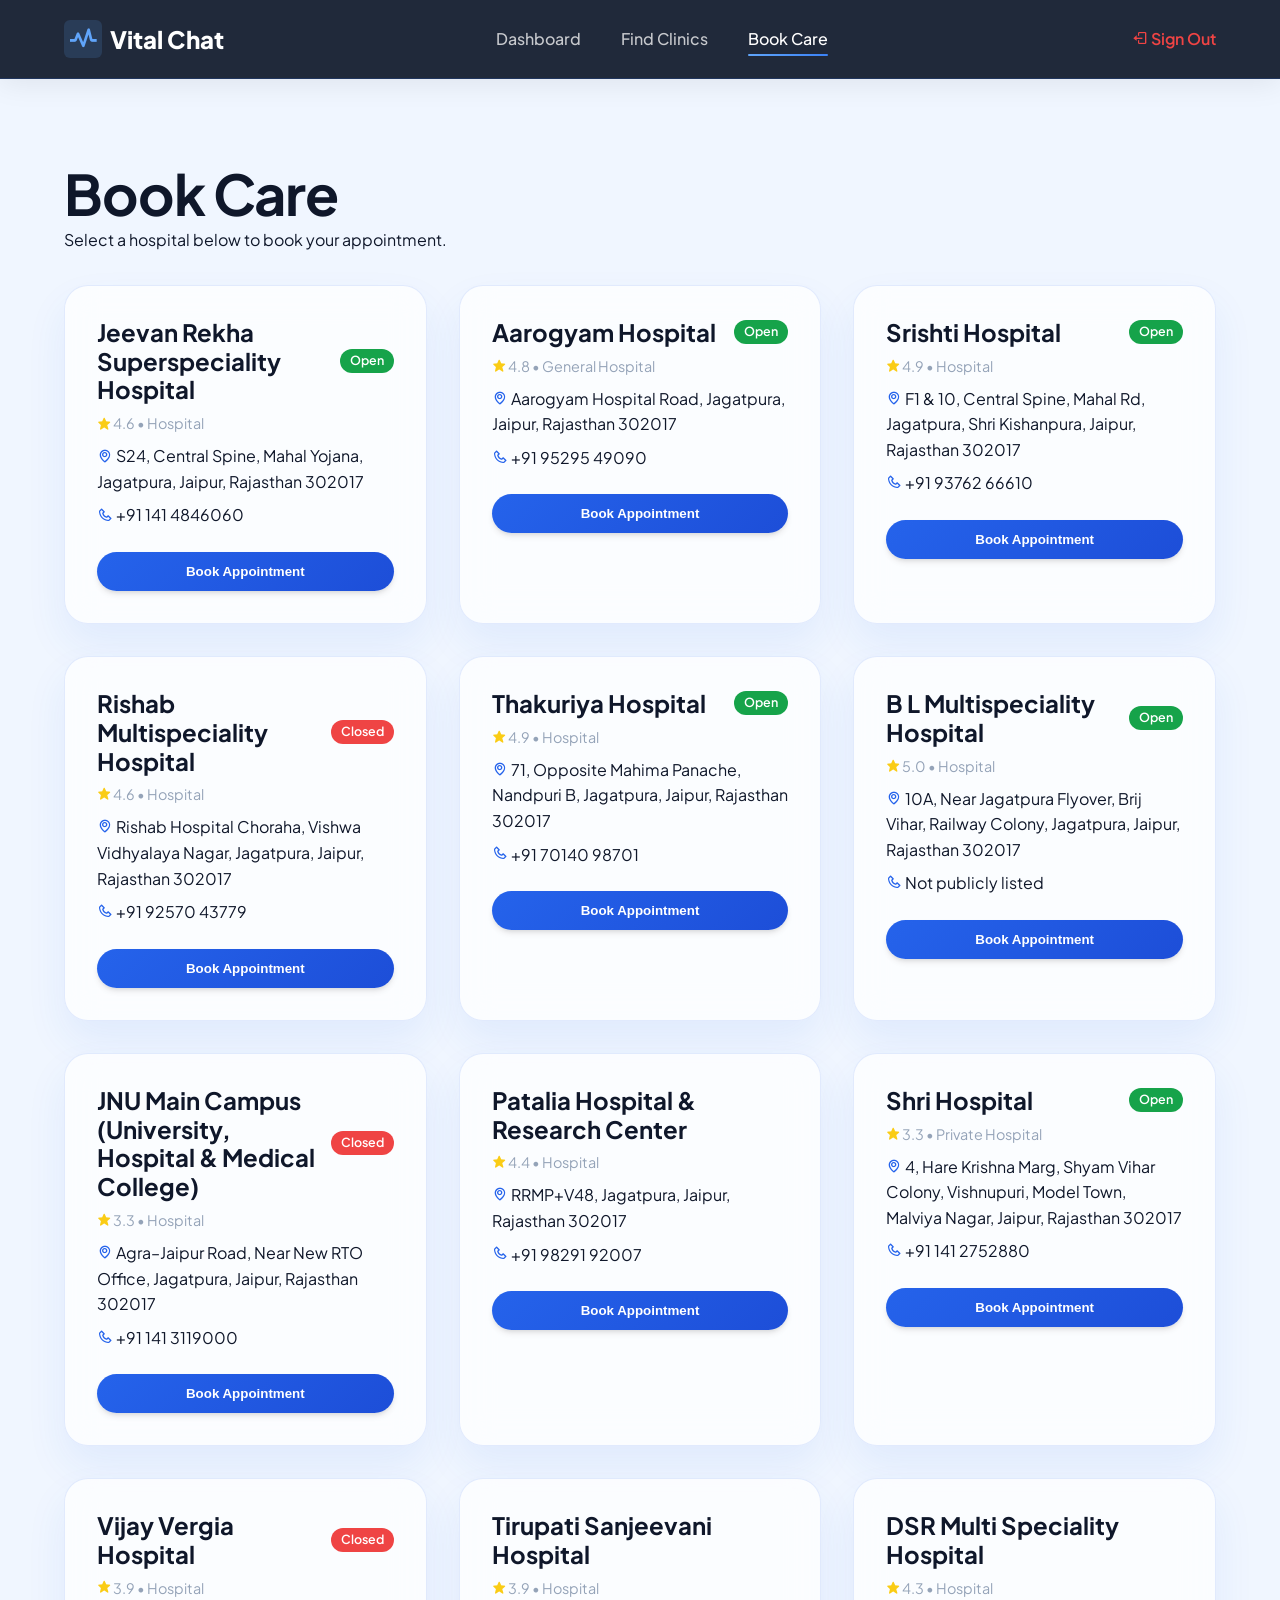
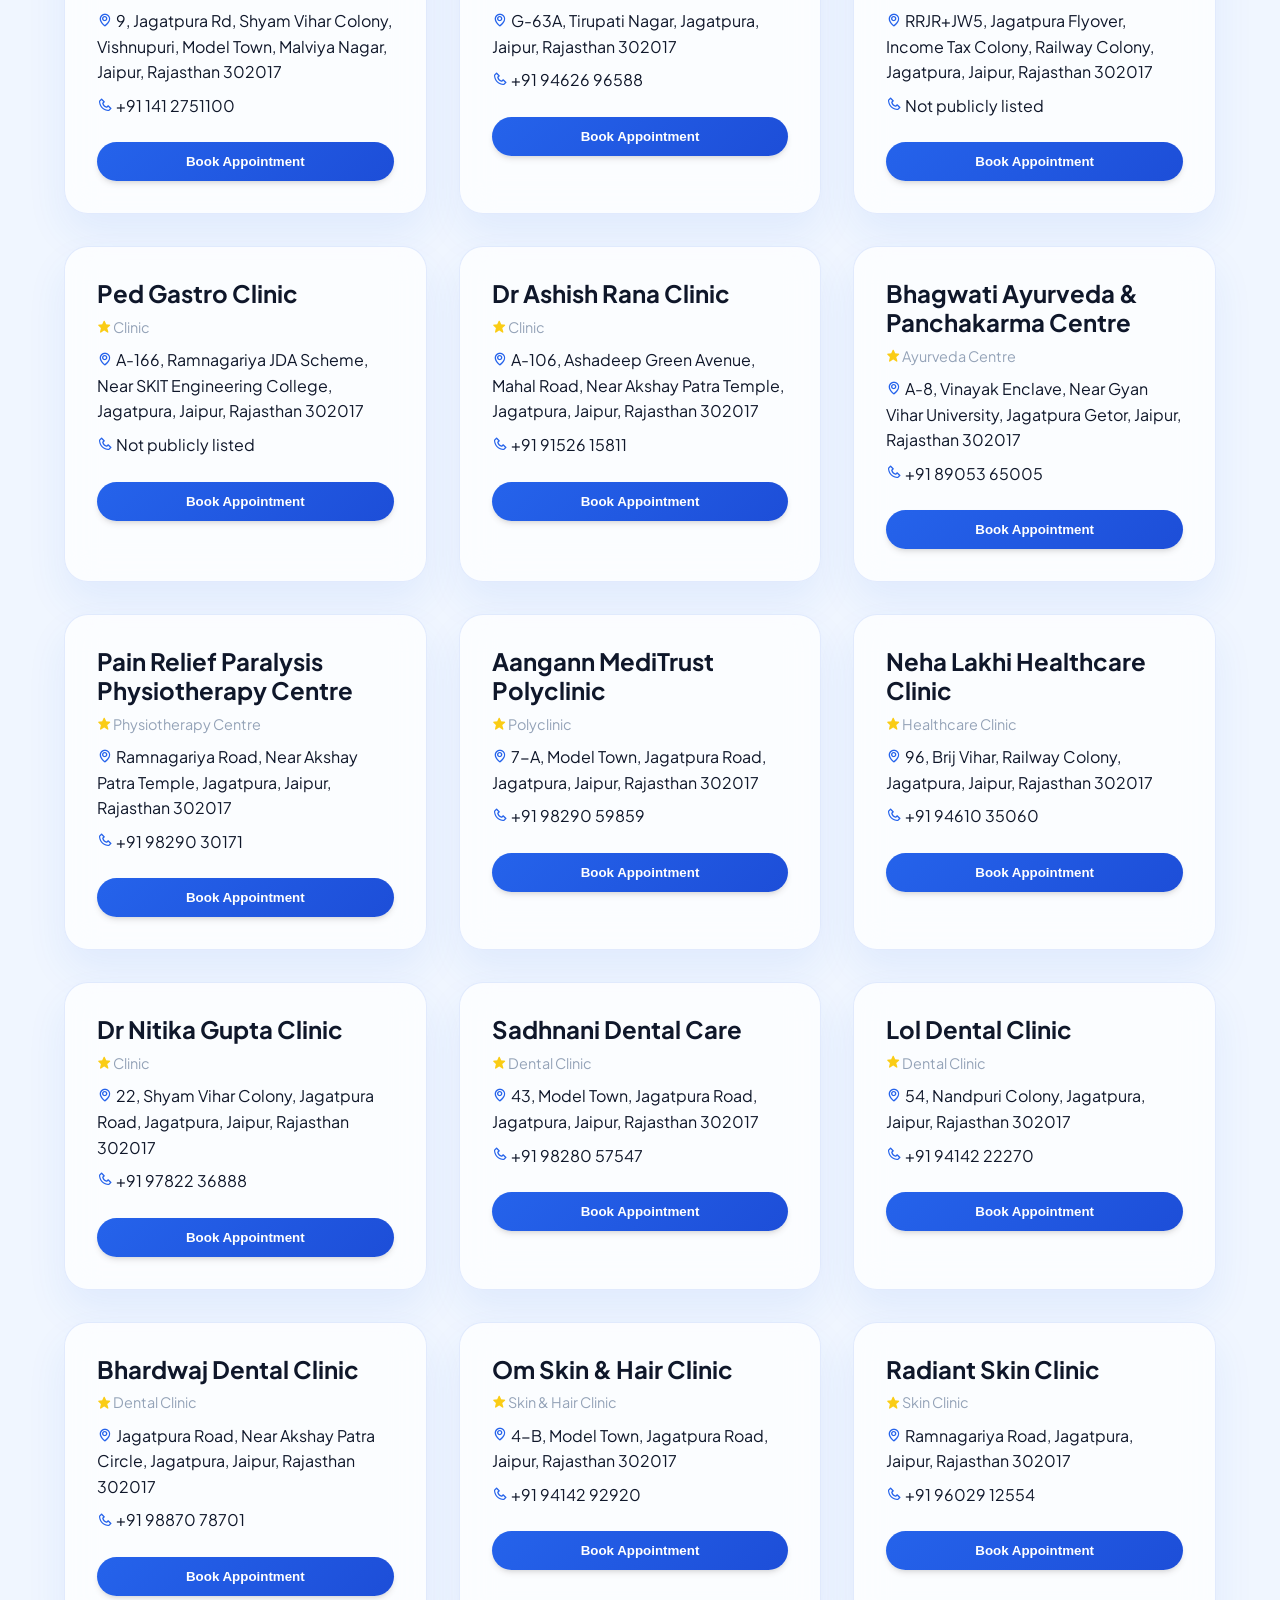
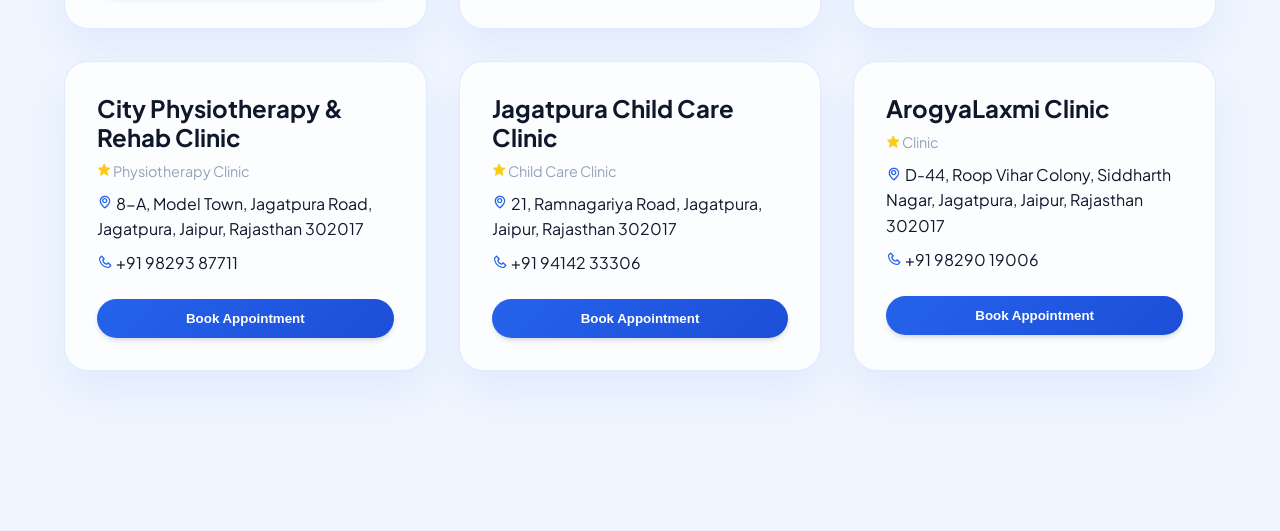
<file: expo/anti-gravity/frontend/appointment.html>
<?php
session_start();
if (!isset($_SESSION['user_id'])) {
    header("Location: login.html");
    exit;
}
?>
<!DOCTYPE html>
<html lang="en">
<head>
    <meta charset="UTF-8">
    <meta name="viewport" content="width=device-width, initial-scale=1.0">
    <title>Book Care - Vital Chat Health</title>
    <link href="https://fonts.googleapis.com/css2?family=Plus+Jakarta+Sans:wght@300;400;500;600;700;800&display=swap" rel="stylesheet">
    <link rel="stylesheet" href="css/style.css">
    <link href="https://unpkg.com/boxicons@2.1.4/css/boxicons.min.css" rel="stylesheet">
</head>
<body>
    <header class="navbar">
        <a href="index.html" class="logo">
            <i class='bx bx-pulse'></i> Vital Chat
        </a>
        <nav class="nav-links">
            <a href="dashboard.html">Dashboard</a>
            <a href="clinics.html">Find Clinics</a>
            <a href="appointment.html" class="active">Book Care</a>
        </nav>
        <div class="nav-actions">
            <div id="google_translate_element" class="lang-select"></div>
            <!-- Ensure it points to the PHP logout script -->
            <a href="../backend-php/api/logout.php" class="logout-btn" style="color:#ef4444; font-weight: 600;"><i class='bx bx-log-out'></i> Sign Out</a>
        </div>
    </header>

    <div style="padding: 10rem 5%;">
        <h1>Book Care</h1>
        <p>Select a hospital below to book your appointment.</p>
        
        <div class="hospital-grid" style="display: grid; grid-template-columns: repeat(auto-fit, minmax(340px, 1fr)); gap: 2rem; margin-top: 2rem;">

            <!-- Hospital 1 -->
            <div class="glass-card" style="padding: 2rem;">
                <div style="display: flex; justify-content: space-between; align-items: center; margin-bottom: 0.5rem;">
                    <h3 style="margin: 0;">Jeevan Rekha Superspeciality Hospital</h3>
                    <span style="background: #16a34a; color: #fff; padding: 2px 10px; border-radius: 20px; font-size: 0.78rem; font-weight: 600;">Open</span>
                </div>
                <p style="margin: 0.25rem 0; font-size: 0.9rem; color: #94a3b8;"><i class='bx bxs-star' style="color: #facc15;"></i> 4.6 &bull; Hospital</p>
                <p style="margin: 0.5rem 0;"><i class='bx bx-map' style="color: var(--primary);"></i> S24, Central Spine, Mahal Yojana, Jagatpura, Jaipur, Rajasthan 302017</p>
                <p style="margin: 0.5rem 0;"><i class='bx bx-phone' style="color: var(--primary);"></i> +91 141 4846060</p>
                <button class="btn-primary" style="margin-top: 1rem; width: 100%;">Book Appointment</button>
            </div>

            <!-- Hospital 2 -->
            <div class="glass-card" style="padding: 2rem;">
                <div style="display: flex; justify-content: space-between; align-items: center; margin-bottom: 0.5rem;">
                    <h3 style="margin: 0;">Aarogyam Hospital</h3>
                    <span style="background: #16a34a; color: #fff; padding: 2px 10px; border-radius: 20px; font-size: 0.78rem; font-weight: 600;">Open</span>
                </div>
                <p style="margin: 0.25rem 0; font-size: 0.9rem; color: #94a3b8;"><i class='bx bxs-star' style="color: #facc15;"></i> 4.8 &bull; General Hospital</p>
                <p style="margin: 0.5rem 0;"><i class='bx bx-map' style="color: var(--primary);"></i> Aarogyam Hospital Road, Jagatpura, Jaipur, Rajasthan 302017</p>
                <p style="margin: 0.5rem 0;"><i class='bx bx-phone' style="color: var(--primary);"></i> +91 95295 49090</p>
                <button class="btn-primary" style="margin-top: 1rem; width: 100%;">Book Appointment</button>
            </div>

            <!-- Hospital 3 -->
            <div class="glass-card" style="padding: 2rem;">
                <div style="display: flex; justify-content: space-between; align-items: center; margin-bottom: 0.5rem;">
                    <h3 style="margin: 0;">Srishti Hospital</h3>
                    <span style="background: #16a34a; color: #fff; padding: 2px 10px; border-radius: 20px; font-size: 0.78rem; font-weight: 600;">Open</span>
                </div>
                <p style="margin: 0.25rem 0; font-size: 0.9rem; color: #94a3b8;"><i class='bx bxs-star' style="color: #facc15;"></i> 4.9 &bull; Hospital</p>
                <p style="margin: 0.5rem 0;"><i class='bx bx-map' style="color: var(--primary);"></i> F1 &amp; 10, Central Spine, Mahal Rd, Jagatpura, Shri Kishanpura, Jaipur, Rajasthan 302017</p>
                <p style="margin: 0.5rem 0;"><i class='bx bx-phone' style="color: var(--primary);"></i> +91 93762 66610</p>
                <button class="btn-primary" style="margin-top: 1rem; width: 100%;">Book Appointment</button>
            </div>

            <!-- Hospital 4 -->
            <div class="glass-card" style="padding: 2rem;">
                <div style="display: flex; justify-content: space-between; align-items: center; margin-bottom: 0.5rem;">
                    <h3 style="margin: 0;">Rishab Multispeciality Hospital</h3>
                    <span style="background: #ef4444; color: #fff; padding: 2px 10px; border-radius: 20px; font-size: 0.78rem; font-weight: 600;">Closed</span>
                </div>
                <p style="margin: 0.25rem 0; font-size: 0.9rem; color: #94a3b8;"><i class='bx bxs-star' style="color: #facc15;"></i> 4.6 &bull; Hospital</p>
                <p style="margin: 0.5rem 0;"><i class='bx bx-map' style="color: var(--primary);"></i> Rishab Hospital Choraha, Vishwa Vidhyalaya Nagar, Jagatpura, Jaipur, Rajasthan 302017</p>
                <p style="margin: 0.5rem 0;"><i class='bx bx-phone' style="color: var(--primary);"></i> +91 92570 43779</p>
                <button class="btn-primary" style="margin-top: 1rem; width: 100%;">Book Appointment</button>
            </div>

            <!-- Hospital 5 -->
            <div class="glass-card" style="padding: 2rem;">
                <div style="display: flex; justify-content: space-between; align-items: center; margin-bottom: 0.5rem;">
                    <h3 style="margin: 0;">Thakuriya Hospital</h3>
                    <span style="background: #16a34a; color: #fff; padding: 2px 10px; border-radius: 20px; font-size: 0.78rem; font-weight: 600;">Open</span>
                </div>
                <p style="margin: 0.25rem 0; font-size: 0.9rem; color: #94a3b8;"><i class='bx bxs-star' style="color: #facc15;"></i> 4.9 &bull; Hospital</p>
                <p style="margin: 0.5rem 0;"><i class='bx bx-map' style="color: var(--primary);"></i> 71, Opposite Mahima Panache, Nandpuri B, Jagatpura, Jaipur, Rajasthan 302017</p>
                <p style="margin: 0.5rem 0;"><i class='bx bx-phone' style="color: var(--primary);"></i> +91 70140 98701</p>
                <button class="btn-primary" style="margin-top: 1rem; width: 100%;">Book Appointment</button>
            </div>

            <!-- Hospital 6 -->
            <div class="glass-card" style="padding: 2rem;">
                <div style="display: flex; justify-content: space-between; align-items: center; margin-bottom: 0.5rem;">
                    <h3 style="margin: 0;">B L Multispeciality Hospital</h3>
                    <span style="background: #16a34a; color: #fff; padding: 2px 10px; border-radius: 20px; font-size: 0.78rem; font-weight: 600;">Open</span>
                </div>
                <p style="margin: 0.25rem 0; font-size: 0.9rem; color: #94a3b8;"><i class='bx bxs-star' style="color: #facc15;"></i> 5.0 &bull; Hospital</p>
                <p style="margin: 0.5rem 0;"><i class='bx bx-map' style="color: var(--primary);"></i> 10A, Near Jagatpura Flyover, Brij Vihar, Railway Colony, Jagatpura, Jaipur, Rajasthan 302017</p>
                <p style="margin: 0.5rem 0;"><i class='bx bx-phone' style="color: var(--primary);"></i> Not publicly listed</p>
                <button class="btn-primary" style="margin-top: 1rem; width: 100%;">Book Appointment</button>
            </div>

            <!-- Hospital 7 -->
            <div class="glass-card" style="padding: 2rem;">
                <div style="display: flex; justify-content: space-between; align-items: center; margin-bottom: 0.5rem;">
                    <h3 style="margin: 0;">JNU Main Campus (University, Hospital &amp; Medical College)</h3>
                    <span style="background: #ef4444; color: #fff; padding: 2px 10px; border-radius: 20px; font-size: 0.78rem; font-weight: 600;">Closed</span>
                </div>
                <p style="margin: 0.25rem 0; font-size: 0.9rem; color: #94a3b8;"><i class='bx bxs-star' style="color: #facc15;"></i> 3.3 &bull; Hospital</p>
                <p style="margin: 0.5rem 0;"><i class='bx bx-map' style="color: var(--primary);"></i> Agra–Jaipur Road, Near New RTO Office, Jagatpura, Jaipur, Rajasthan 302017</p>
                <p style="margin: 0.5rem 0;"><i class='bx bx-phone' style="color: var(--primary);"></i> +91 141 3119000</p>
                <button class="btn-primary" style="margin-top: 1rem; width: 100%;">Book Appointment</button>
            </div>

            <!-- Hospital 8 -->
            <div class="glass-card" style="padding: 2rem;">
                <div style="display: flex; justify-content: space-between; align-items: center; margin-bottom: 0.5rem;">
                    <h3 style="margin: 0;">Patalia Hospital &amp; Research Center</h3>
                </div>
                <p style="margin: 0.25rem 0; font-size: 0.9rem; color: #94a3b8;"><i class='bx bxs-star' style="color: #facc15;"></i> 4.4 &bull; Hospital</p>
                <p style="margin: 0.5rem 0;"><i class='bx bx-map' style="color: var(--primary);"></i> RRMP+V48, Jagatpura, Jaipur, Rajasthan 302017</p>
                <p style="margin: 0.5rem 0;"><i class='bx bx-phone' style="color: var(--primary);"></i> +91 98291 92007</p>
                <button class="btn-primary" style="margin-top: 1rem; width: 100%;">Book Appointment</button>
            </div>

            <!-- Hospital 9 -->
            <div class="glass-card" style="padding: 2rem;">
                <div style="display: flex; justify-content: space-between; align-items: center; margin-bottom: 0.5rem;">
                    <h3 style="margin: 0;">Shri Hospital</h3>
                    <span style="background: #16a34a; color: #fff; padding: 2px 10px; border-radius: 20px; font-size: 0.78rem; font-weight: 600;">Open</span>
                </div>
                <p style="margin: 0.25rem 0; font-size: 0.9rem; color: #94a3b8;"><i class='bx bxs-star' style="color: #facc15;"></i> 3.3 &bull; Private Hospital</p>
                <p style="margin: 0.5rem 0;"><i class='bx bx-map' style="color: var(--primary);"></i> 4, Hare Krishna Marg, Shyam Vihar Colony, Vishnupuri, Model Town, Malviya Nagar, Jaipur, Rajasthan 302017</p>
                <p style="margin: 0.5rem 0;"><i class='bx bx-phone' style="color: var(--primary);"></i> +91 141 2752880</p>
                <button class="btn-primary" style="margin-top: 1rem; width: 100%;">Book Appointment</button>
            </div>

            <!-- Hospital 10 -->
            <div class="glass-card" style="padding: 2rem;">
                <div style="display: flex; justify-content: space-between; align-items: center; margin-bottom: 0.5rem;">
                    <h3 style="margin: 0;">Vijay Vergia Hospital</h3>
                    <span style="background: #ef4444; color: #fff; padding: 2px 10px; border-radius: 20px; font-size: 0.78rem; font-weight: 600;">Closed</span>
                </div>
                <p style="margin: 0.25rem 0; font-size: 0.9rem; color: #94a3b8;"><i class='bx bxs-star' style="color: #facc15;"></i> 3.9 &bull; Hospital</p>
                <p style="margin: 0.5rem 0;"><i class='bx bx-map' style="color: var(--primary);"></i> 9, Jagatpura Rd, Shyam Vihar Colony, Vishnupuri, Model Town, Malviya Nagar, Jaipur, Rajasthan 302017</p>
                <p style="margin: 0.5rem 0;"><i class='bx bx-phone' style="color: var(--primary);"></i> +91 141 2751100</p>
                <button class="btn-primary" style="margin-top: 1rem; width: 100%;">Book Appointment</button>
            </div>

            <!-- Hospital 11 -->
            <div class="glass-card" style="padding: 2rem;">
                <div style="display: flex; justify-content: space-between; align-items: center; margin-bottom: 0.5rem;">
                    <h3 style="margin: 0;">Tirupati Sanjeevani Hospital</h3>
                </div>
                <p style="margin: 0.25rem 0; font-size: 0.9rem; color: #94a3b8;"><i class='bx bxs-star' style="color: #facc15;"></i> 3.9 &bull; Hospital</p>
                <p style="margin: 0.5rem 0;"><i class='bx bx-map' style="color: var(--primary);"></i> G-63A, Tirupati Nagar, Jagatpura, Jaipur, Rajasthan 302017</p>
                <p style="margin: 0.5rem 0;"><i class='bx bx-phone' style="color: var(--primary);"></i> +91 94626 96588</p>
                <button class="btn-primary" style="margin-top: 1rem; width: 100%;">Book Appointment</button>
            </div>

            <!-- Hospital 12 -->
            <div class="glass-card" style="padding: 2rem;">
                <div style="display: flex; justify-content: space-between; align-items: center; margin-bottom: 0.5rem;">
                    <h3 style="margin: 0;">DSR Multi Speciality Hospital</h3>
                </div>
                <p style="margin: 0.25rem 0; font-size: 0.9rem; color: #94a3b8;"><i class='bx bxs-star' style="color: #facc15;"></i> 4.3 &bull; Hospital</p>
                <p style="margin: 0.5rem 0;"><i class='bx bx-map' style="color: var(--primary);"></i> RRJR+JW5, Jagatpura Flyover, Income Tax Colony, Railway Colony, Jagatpura, Jaipur, Rajasthan 302017</p>
                <p style="margin: 0.5rem 0;"><i class='bx bx-phone' style="color: var(--primary);"></i> Not publicly listed</p>
                <button class="btn-primary" style="margin-top: 1rem; width: 100%;">Book Appointment</button>
            </div>

            <!-- Clinic 13 -->
            <div class="glass-card" style="padding: 2rem;">
                <div style="display: flex; justify-content: space-between; align-items: center; margin-bottom: 0.5rem;">
                    <h3 style="margin: 0;">Ped Gastro Clinic</h3>
                </div>
                <p style="margin: 0.25rem 0; font-size: 0.9rem; color: #94a3b8;"><i class='bx bxs-star' style="color: #facc15;"></i> Clinic</p>
                <p style="margin: 0.5rem 0;"><i class='bx bx-map' style="color: var(--primary);"></i> A-166, Ramnagariya JDA Scheme, Near SKIT Engineering College, Jagatpura, Jaipur, Rajasthan 302017</p>
                <p style="margin: 0.5rem 0;"><i class='bx bx-phone' style="color: var(--primary);"></i> Not publicly listed</p>
                <button class="btn-primary" style="margin-top: 1rem; width: 100%;">Book Appointment</button>
            </div>

            <!-- Clinic 14 -->
            <div class="glass-card" style="padding: 2rem;">
                <div style="display: flex; justify-content: space-between; align-items: center; margin-bottom: 0.5rem;">
                    <h3 style="margin: 0;">Dr Ashish Rana Clinic</h3>
                </div>
                <p style="margin: 0.25rem 0; font-size: 0.9rem; color: #94a3b8;"><i class='bx bxs-star' style="color: #facc15;"></i> Clinic</p>
                <p style="margin: 0.5rem 0;"><i class='bx bx-map' style="color: var(--primary);"></i> A-106, Ashadeep Green Avenue, Mahal Road, Near Akshay Patra Temple, Jagatpura, Jaipur, Rajasthan 302017</p>
                <p style="margin: 0.5rem 0;"><i class='bx bx-phone' style="color: var(--primary);"></i> +91 91526 15811</p>
                <button class="btn-primary" style="margin-top: 1rem; width: 100%;">Book Appointment</button>
            </div>

            <!-- Clinic 15 -->
            <div class="glass-card" style="padding: 2rem;">
                <div style="display: flex; justify-content: space-between; align-items: center; margin-bottom: 0.5rem;">
                    <h3 style="margin: 0;">Bhagwati Ayurveda &amp; Panchakarma Centre</h3>
                </div>
                <p style="margin: 0.25rem 0; font-size: 0.9rem; color: #94a3b8;"><i class='bx bxs-star' style="color: #facc15;"></i> Ayurveda Centre</p>
                <p style="margin: 0.5rem 0;"><i class='bx bx-map' style="color: var(--primary);"></i> A-8, Vinayak Enclave, Near Gyan Vihar University, Jagatpura Getor, Jaipur, Rajasthan 302017</p>
                <p style="margin: 0.5rem 0;"><i class='bx bx-phone' style="color: var(--primary);"></i> +91 89053 65005</p>
                <button class="btn-primary" style="margin-top: 1rem; width: 100%;">Book Appointment</button>
            </div>

            <!-- Clinic 16 -->
            <div class="glass-card" style="padding: 2rem;">
                <div style="display: flex; justify-content: space-between; align-items: center; margin-bottom: 0.5rem;">
                    <h3 style="margin: 0;">Pain Relief Paralysis Physiotherapy Centre</h3>
                </div>
                <p style="margin: 0.25rem 0; font-size: 0.9rem; color: #94a3b8;"><i class='bx bxs-star' style="color: #facc15;"></i> Physiotherapy Centre</p>
                <p style="margin: 0.5rem 0;"><i class='bx bx-map' style="color: var(--primary);"></i> Ramnagariya Road, Near Akshay Patra Temple, Jagatpura, Jaipur, Rajasthan 302017</p>
                <p style="margin: 0.5rem 0;"><i class='bx bx-phone' style="color: var(--primary);"></i> +91 98290 30171</p>
                <button class="btn-primary" style="margin-top: 1rem; width: 100%;">Book Appointment</button>
            </div>

            <!-- Clinic 17 -->
            <div class="glass-card" style="padding: 2rem;">
                <div style="display: flex; justify-content: space-between; align-items: center; margin-bottom: 0.5rem;">
                    <h3 style="margin: 0;">Aangann MediTrust Polyclinic</h3>
                </div>
                <p style="margin: 0.25rem 0; font-size: 0.9rem; color: #94a3b8;"><i class='bx bxs-star' style="color: #facc15;"></i> Polyclinic</p>
                <p style="margin: 0.5rem 0;"><i class='bx bx-map' style="color: var(--primary);"></i> 7-A, Model Town, Jagatpura Road, Jagatpura, Jaipur, Rajasthan 302017</p>
                <p style="margin: 0.5rem 0;"><i class='bx bx-phone' style="color: var(--primary);"></i> +91 98290 59859</p>
                <button class="btn-primary" style="margin-top: 1rem; width: 100%;">Book Appointment</button>
            </div>

            <!-- Clinic 18 -->
            <div class="glass-card" style="padding: 2rem;">
                <div style="display: flex; justify-content: space-between; align-items: center; margin-bottom: 0.5rem;">
                    <h3 style="margin: 0;">Neha Lakhi Healthcare Clinic</h3>
                </div>
                <p style="margin: 0.25rem 0; font-size: 0.9rem; color: #94a3b8;"><i class='bx bxs-star' style="color: #facc15;"></i> Healthcare Clinic</p>
                <p style="margin: 0.5rem 0;"><i class='bx bx-map' style="color: var(--primary);"></i> 96, Brij Vihar, Railway Colony, Jagatpura, Jaipur, Rajasthan 302017</p>
                <p style="margin: 0.5rem 0;"><i class='bx bx-phone' style="color: var(--primary);"></i> +91 94610 35060</p>
                <button class="btn-primary" style="margin-top: 1rem; width: 100%;">Book Appointment</button>
            </div>

            <!-- Clinic 19 -->
            <div class="glass-card" style="padding: 2rem;">
                <div style="display: flex; justify-content: space-between; align-items: center; margin-bottom: 0.5rem;">
                    <h3 style="margin: 0;">Dr Nitika Gupta Clinic</h3>
                </div>
                <p style="margin: 0.25rem 0; font-size: 0.9rem; color: #94a3b8;"><i class='bx bxs-star' style="color: #facc15;"></i> Clinic</p>
                <p style="margin: 0.5rem 0;"><i class='bx bx-map' style="color: var(--primary);"></i> 22, Shyam Vihar Colony, Jagatpura Road, Jagatpura, Jaipur, Rajasthan 302017</p>
                <p style="margin: 0.5rem 0;"><i class='bx bx-phone' style="color: var(--primary);"></i> +91 97822 36888</p>
                <button class="btn-primary" style="margin-top: 1rem; width: 100%;">Book Appointment</button>
            </div>

            <!-- Clinic 20 -->
            <div class="glass-card" style="padding: 2rem;">
                <div style="display: flex; justify-content: space-between; align-items: center; margin-bottom: 0.5rem;">
                    <h3 style="margin: 0;">Sadhnani Dental Care</h3>
                </div>
                <p style="margin: 0.25rem 0; font-size: 0.9rem; color: #94a3b8;"><i class='bx bxs-star' style="color: #facc15;"></i> Dental Clinic</p>
                <p style="margin: 0.5rem 0;"><i class='bx bx-map' style="color: var(--primary);"></i> 43, Model Town, Jagatpura Road, Jagatpura, Jaipur, Rajasthan 302017</p>
                <p style="margin: 0.5rem 0;"><i class='bx bx-phone' style="color: var(--primary);"></i> +91 98280 57547</p>
                <button class="btn-primary" style="margin-top: 1rem; width: 100%;">Book Appointment</button>
            </div>

            <!-- Clinic 21 -->
            <div class="glass-card" style="padding: 2rem;">
                <div style="display: flex; justify-content: space-between; align-items: center; margin-bottom: 0.5rem;">
                    <h3 style="margin: 0;">Lol Dental Clinic</h3>
                </div>
                <p style="margin: 0.25rem 0; font-size: 0.9rem; color: #94a3b8;"><i class='bx bxs-star' style="color: #facc15;"></i> Dental Clinic</p>
                <p style="margin: 0.5rem 0;"><i class='bx bx-map' style="color: var(--primary);"></i> 54, Nandpuri Colony, Jagatpura, Jaipur, Rajasthan 302017</p>
                <p style="margin: 0.5rem 0;"><i class='bx bx-phone' style="color: var(--primary);"></i> +91 94142 22270</p>
                <button class="btn-primary" style="margin-top: 1rem; width: 100%;">Book Appointment</button>
            </div>

            <!-- Clinic 22 -->
            <div class="glass-card" style="padding: 2rem;">
                <div style="display: flex; justify-content: space-between; align-items: center; margin-bottom: 0.5rem;">
                    <h3 style="margin: 0;">Bhardwaj Dental Clinic</h3>
                </div>
                <p style="margin: 0.25rem 0; font-size: 0.9rem; color: #94a3b8;"><i class='bx bxs-star' style="color: #facc15;"></i> Dental Clinic</p>
                <p style="margin: 0.5rem 0;"><i class='bx bx-map' style="color: var(--primary);"></i> Jagatpura Road, Near Akshay Patra Circle, Jagatpura, Jaipur, Rajasthan 302017</p>
                <p style="margin: 0.5rem 0;"><i class='bx bx-phone' style="color: var(--primary);"></i> +91 98870 78701</p>
                <button class="btn-primary" style="margin-top: 1rem; width: 100%;">Book Appointment</button>
            </div>

            <!-- Clinic 23 -->
            <div class="glass-card" style="padding: 2rem;">
                <div style="display: flex; justify-content: space-between; align-items: center; margin-bottom: 0.5rem;">
                    <h3 style="margin: 0;">Om Skin &amp; Hair Clinic</h3>
                </div>
                <p style="margin: 0.25rem 0; font-size: 0.9rem; color: #94a3b8;"><i class='bx bxs-star' style="color: #facc15;"></i> Skin &amp; Hair Clinic</p>
                <p style="margin: 0.5rem 0;"><i class='bx bx-map' style="color: var(--primary);"></i> 4-B, Model Town, Jagatpura Road, Jaipur, Rajasthan 302017</p>
                <p style="margin: 0.5rem 0;"><i class='bx bx-phone' style="color: var(--primary);"></i> +91 94142 92920</p>
                <button class="btn-primary" style="margin-top: 1rem; width: 100%;">Book Appointment</button>
            </div>

            <!-- Clinic 24 -->
            <div class="glass-card" style="padding: 2rem;">
                <div style="display: flex; justify-content: space-between; align-items: center; margin-bottom: 0.5rem;">
                    <h3 style="margin: 0;">Radiant Skin Clinic</h3>
                </div>
                <p style="margin: 0.25rem 0; font-size: 0.9rem; color: #94a3b8;"><i class='bx bxs-star' style="color: #facc15;"></i> Skin Clinic</p>
                <p style="margin: 0.5rem 0;"><i class='bx bx-map' style="color: var(--primary);"></i> Ramnagariya Road, Jagatpura, Jaipur, Rajasthan 302017</p>
                <p style="margin: 0.5rem 0;"><i class='bx bx-phone' style="color: var(--primary);"></i> +91 96029 12554</p>
                <button class="btn-primary" style="margin-top: 1rem; width: 100%;">Book Appointment</button>
            </div>

            <!-- Clinic 25 -->
            <div class="glass-card" style="padding: 2rem;">
                <div style="display: flex; justify-content: space-between; align-items: center; margin-bottom: 0.5rem;">
                    <h3 style="margin: 0;">City Physiotherapy &amp; Rehab Clinic</h3>
                </div>
                <p style="margin: 0.25rem 0; font-size: 0.9rem; color: #94a3b8;"><i class='bx bxs-star' style="color: #facc15;"></i> Physiotherapy Clinic</p>
                <p style="margin: 0.5rem 0;"><i class='bx bx-map' style="color: var(--primary);"></i> 8-A, Model Town, Jagatpura Road, Jagatpura, Jaipur, Rajasthan 302017</p>
                <p style="margin: 0.5rem 0;"><i class='bx bx-phone' style="color: var(--primary);"></i> +91 98293 87711</p>
                <button class="btn-primary" style="margin-top: 1rem; width: 100%;">Book Appointment</button>
            </div>

            <!-- Clinic 26 -->
            <div class="glass-card" style="padding: 2rem;">
                <div style="display: flex; justify-content: space-between; align-items: center; margin-bottom: 0.5rem;">
                    <h3 style="margin: 0;">Jagatpura Child Care Clinic</h3>
                </div>
                <p style="margin: 0.25rem 0; font-size: 0.9rem; color: #94a3b8;"><i class='bx bxs-star' style="color: #facc15;"></i> Child Care Clinic</p>
                <p style="margin: 0.5rem 0;"><i class='bx bx-map' style="color: var(--primary);"></i> 21, Ramnagariya Road, Jagatpura, Jaipur, Rajasthan 302017</p>
                <p style="margin: 0.5rem 0;"><i class='bx bx-phone' style="color: var(--primary);"></i> +91 94142 33306</p>
                <button class="btn-primary" style="margin-top: 1rem; width: 100%;">Book Appointment</button>
            </div>

            <!-- Clinic 27 -->
            <div class="glass-card" style="padding: 2rem;">
                <div style="display: flex; justify-content: space-between; align-items: center; margin-bottom: 0.5rem;">
                    <h3 style="margin: 0;">ArogyaLaxmi Clinic</h3>
                </div>
                <p style="margin: 0.25rem 0; font-size: 0.9rem; color: #94a3b8;"><i class='bx bxs-star' style="color: #facc15;"></i> Clinic</p>
                <p style="margin: 0.5rem 0;"><i class='bx bx-map' style="color: var(--primary);"></i> D-44, Roop Vihar Colony, Siddharth Nagar, Jagatpura, Jaipur, Rajasthan 302017</p>
                <p style="margin: 0.5rem 0;"><i class='bx bx-phone' style="color: var(--primary);"></i> +91 98290 19006</p>
                <button class="btn-primary" style="margin-top: 1rem; width: 100%;">Book Appointment</button>
            </div>

        </div>
    </div>

    <script type="text/javascript">
        function googleTranslateElementInit() {
            new google.translate.TranslateElement({
                pageLanguage: 'en',
                includedLanguages: 'en,hi,ta,te,ur',
                layout: google.translate.TranslateElement.InlineLayout.SIMPLE
            }, 'google_translate_element');
        }
    </script>
    <script type="text/javascript" src="//translate.google.com/translate_a/element.js?cb=googleTranslateElementInit"></script>
</body>
</html>
</file>
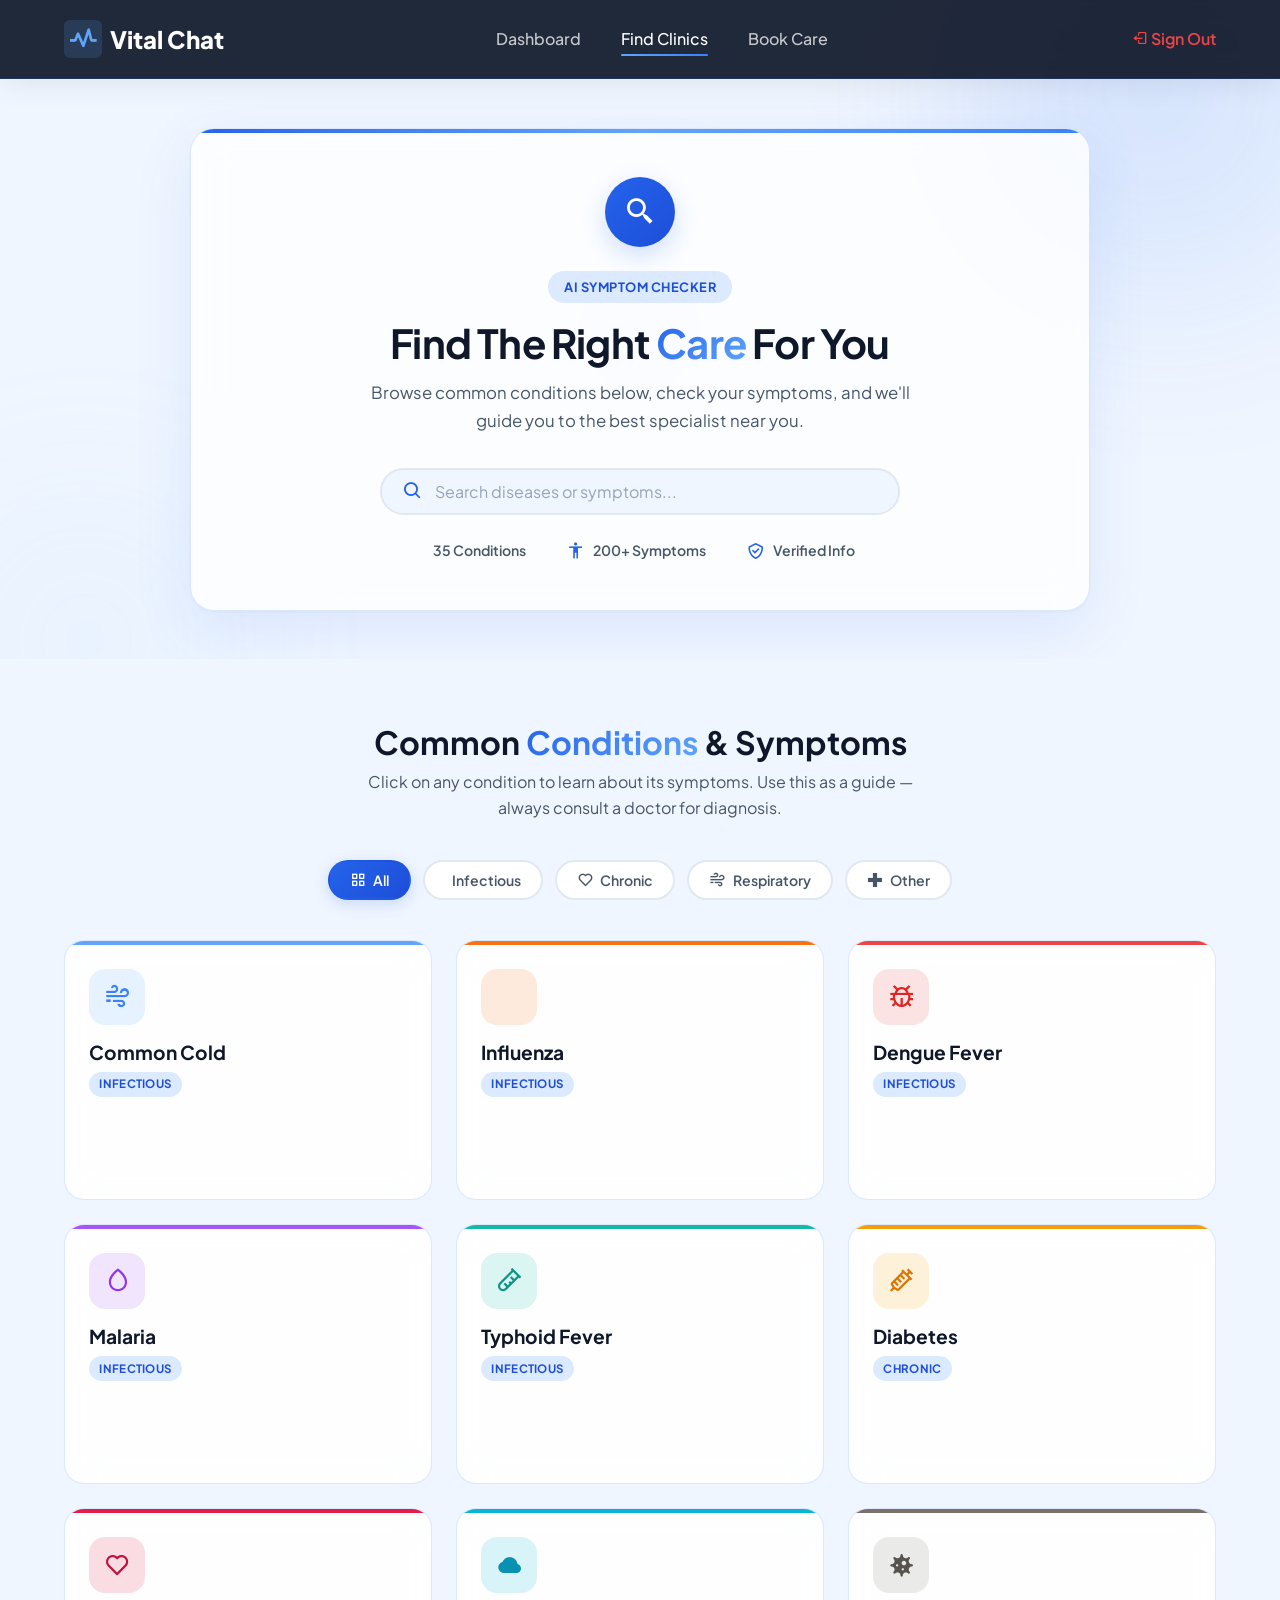
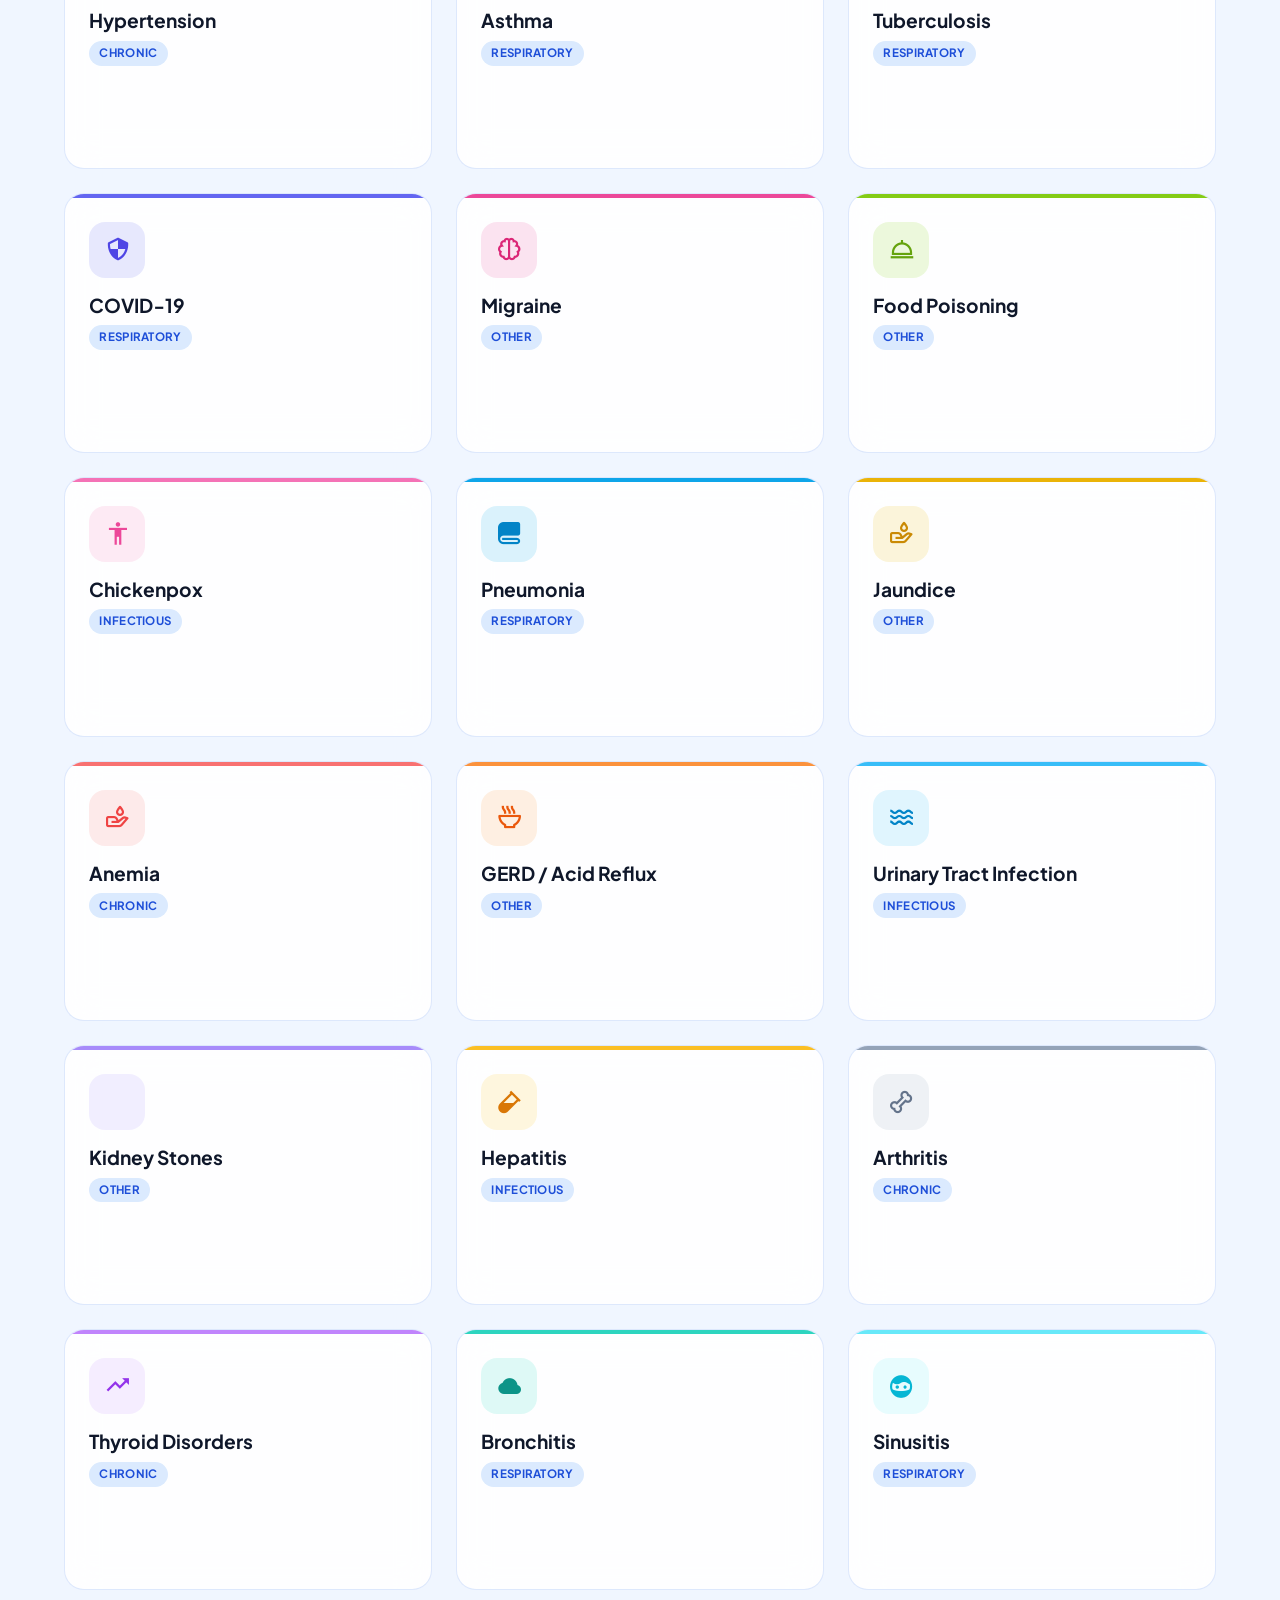
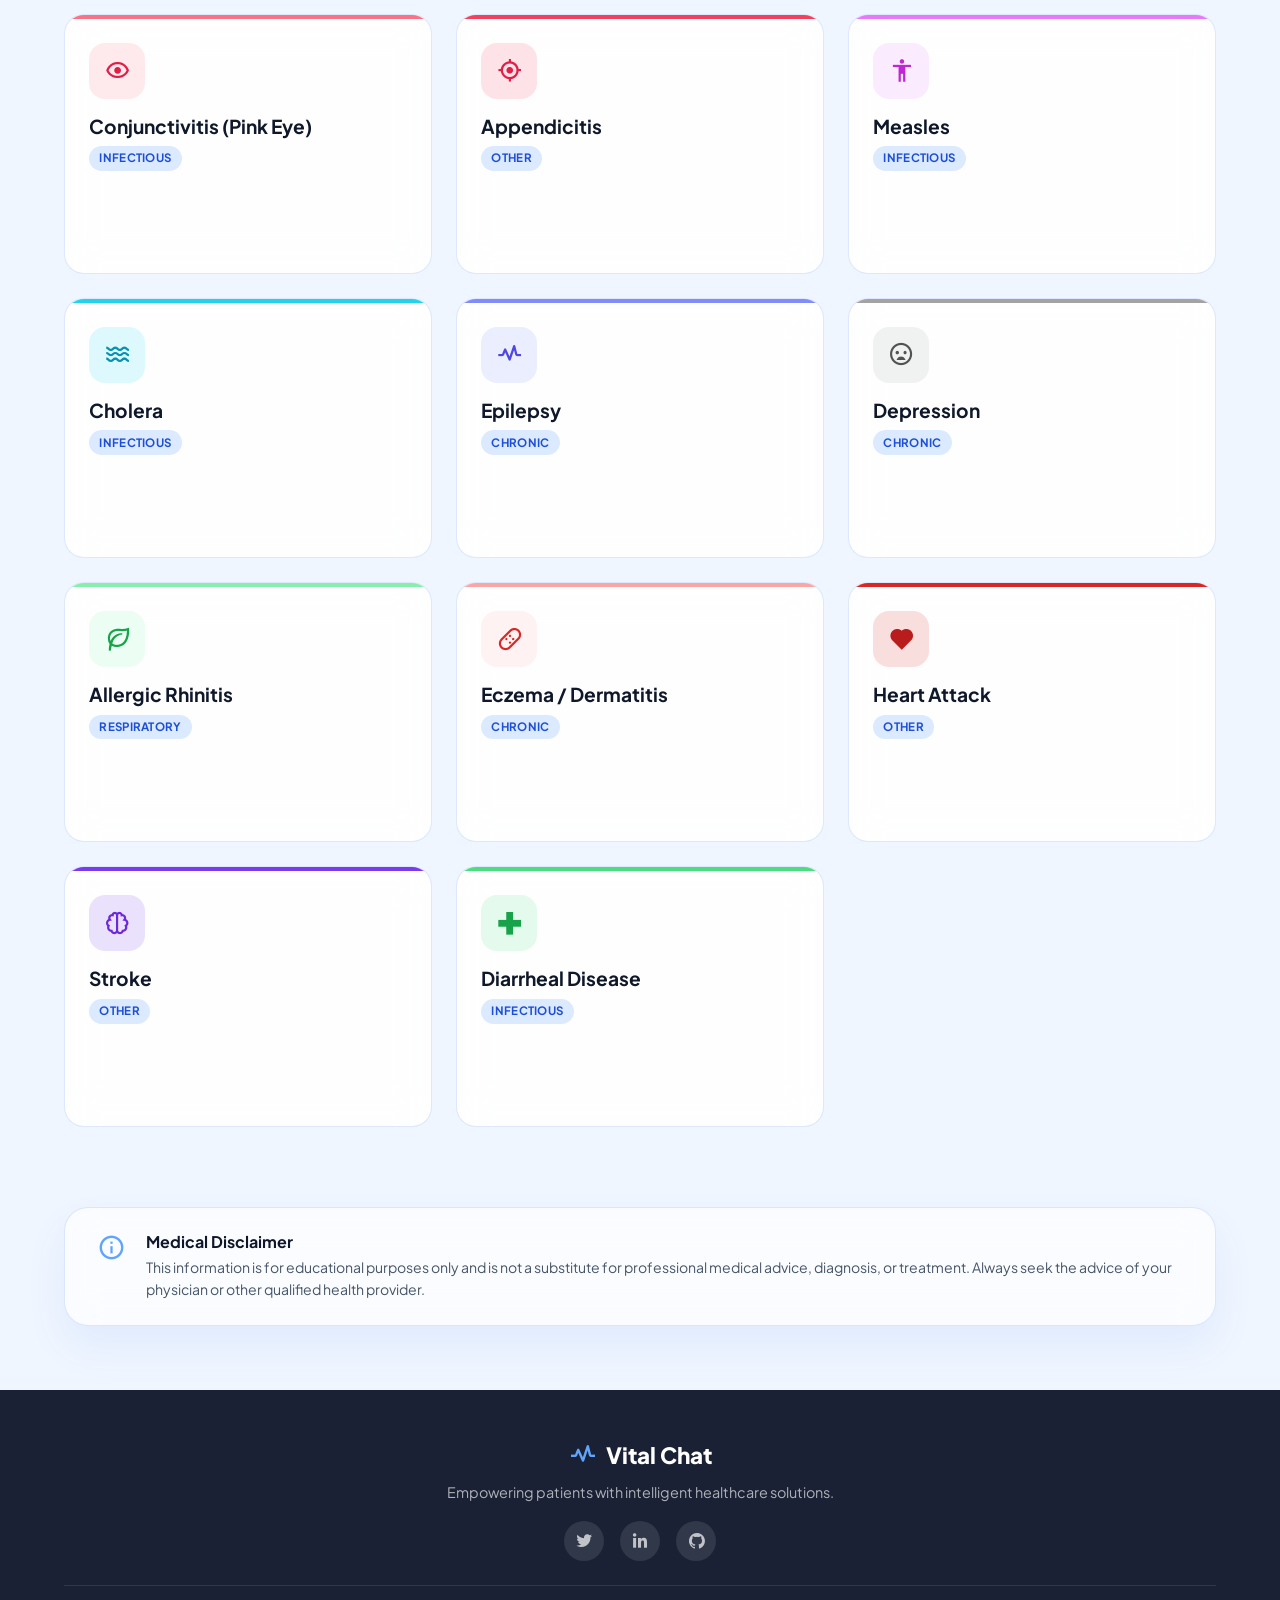
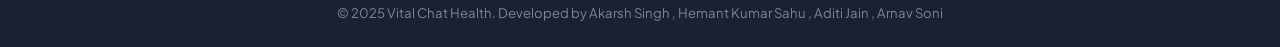
<file: expo/anti-gravity/frontend/clinics.html>
<?php
session_start();
if (!isset($_SESSION['user_id'])) {
    header("Location: login.html");
    exit;
}
?>
<!DOCTYPE html>
<html lang="en">
<head>
    <meta charset="UTF-8">
    <meta name="viewport" content="width=device-width, initial-scale=1.0">
    <title>Find Clinics - vital Chat Health</title>
    <meta name="description" content="Search symptoms, identify conditions, and find the right clinic near you. AI-powered health symptom checker by Vital Chat.">
    <link href="https://fonts.googleapis.com/css2?family=Plus+Jakarta+Sans:wght@300;400;500;600;700;800&display=swap" rel="stylesheet">
    <link rel="stylesheet" href="css/style.css">
    <link rel="stylesheet" href="css/clinics.css">
    <link href="https://unpkg.com/boxicons@2.1.4/css/boxicons.min.css" rel="stylesheet">
</head>
<body>
    <header class="navbar">
        <a href="index.html" class="logo">
            <i class='bx bx-pulse'></i> Vital Chat
        </a>
        <nav class="nav-links">
            <a href="dashboard.html">Dashboard</a>
            <a href="clinics.html" class="active">Find Clinics</a>
            <a href="appointment.html">Book Care</a>
        </nav>
        <div class="nav-actions">
            <div id="google_translate_element" class="lang-select"></div>
            <a href="../backend-php/api/logout.php" class="logout-btn" style="color:#ef4444; font-weight: 600;"><i class='bx bx-log-out'></i> Sign Out</a>
        </div>
    </header>

    <!-- Glass Hero Banner -->
    <section class="clinics-hero">
        <div class="clinics-hero-bg">
            <div class="hero-blob hero-blob-1"></div>
            <div class="hero-blob hero-blob-2"></div>
            <div class="hero-blob hero-blob-3"></div>
        </div>
        <div class="clinics-hero-content">
            <div class="glass-card clinics-banner">
                <div class="banner-icon-wrap">
                    <i class='bx bx-search-alt-2'></i>
                </div>
                <div class="banner-text">
                    <span class="banner-badge">AI Symptom Checker</span>
                    <h1>Find The Right <span class="highlight">Care</span> For You</h1>
                    <p>Browse common conditions below, check your symptoms, and we'll guide you to the best specialist near you.</p>
                </div>
                <div class="banner-search">
                    <div class="symptom-search-bar">
                        <i class='bx bx-search'></i>
                        <input type="text" id="disease-search" placeholder="Search diseases or symptoms..." autocomplete="off">
                        <button class="search-clear-btn" id="search-clear" title="Clear search"><i class='bx bx-x'></i></button>
                    </div>
                </div>
                <div class="banner-stats-row">
                    <div class="banner-stat">
                        <i class='bx bx-virus'></i>
                        <span>35 Conditions</span>
                    </div>
                    <div class="banner-stat">
                        <i class='bx bx-body'></i>
                        <span>200+ Symptoms</span>
                    </div>
                    <div class="banner-stat">
                        <i class='bx bx-check-shield'></i>
                        <span>Verified Info</span>
                    </div>
                </div>
            </div>
        </div>
    </section>

    <!-- Disease Cards Section -->
    <section class="diseases-section">
        <div class="section-header">
            <h2>Common <span class="highlight">Conditions</span> & Symptoms</h2>
            <p>Click on any condition to learn about its symptoms. Use this as a guide — always consult a doctor for diagnosis.</p>
        </div>

        <!-- Category Filter Tabs -->
        <div class="category-tabs">
            <button class="cat-tab active" data-category="all"><i class='bx bx-grid-alt'></i> All</button>
            <button class="cat-tab" data-category="infectious"><i class='bx bx-virus'></i> Infectious</button>
            <button class="cat-tab" data-category="chronic"><i class='bx bx-heart'></i> Chronic</button>
            <button class="cat-tab" data-category="respiratory"><i class='bx bx-wind'></i> Respiratory</button>
            <button class="cat-tab" data-category="other"><i class='bx bx-plus-medical'></i> Other</button>
        </div>

        <div class="disease-grid" id="disease-grid">

            <!-- 1. Common Cold -->
            <div class="disease-card" data-category="infectious" data-keywords="common cold runny nose sneezing sore throat mild fever cough headache">
                <div class="disease-card-accent" style="--card-accent: #60a5fa;"></div>
                <div class="disease-icon" style="--icon-bg: rgba(96,165,250,0.15); --icon-color: #3b82f6;">
                    <i class='bx bx-wind'></i>
                </div>
                <h3>Common Cold</h3>
                <span class="disease-type">Infectious</span>
                <div class="symptoms-list">
                    <span class="symptom-tag">Runny nose</span>
                    <span class="symptom-tag">Sneezing</span>
                    <span class="symptom-tag">Sore throat</span>
                    <span class="symptom-tag">Mild fever</span>
                    <span class="symptom-tag">Cough</span>
                    <span class="symptom-tag">Headache</span>
                </div>
                <div class="card-footer">
                    <a href="appointment.html" class="card-action-btn"><i class='bx bx-calendar-plus'></i> Book Consultation</a>
                </div>
            </div>

            <!-- 2. Influenza -->
            <div class="disease-card" data-category="infectious" data-keywords="influenza flu high fever body aches chills fatigue dry cough sore throat">
                <div class="disease-card-accent" style="--card-accent: #f97316;"></div>
                <div class="disease-icon" style="--icon-bg: rgba(249,115,22,0.15); --icon-color: #ea580c;">
                    <i class='bx bx-thermometer'></i>
                </div>
                <h3>Influenza</h3>
                <span class="disease-type">Infectious</span>
                <div class="symptoms-list">
                    <span class="symptom-tag">High fever</span>
                    <span class="symptom-tag">Body aches</span>
                    <span class="symptom-tag">Chills</span>
                    <span class="symptom-tag">Fatigue</span>
                    <span class="symptom-tag">Dry cough</span>
                    <span class="symptom-tag">Sore throat</span>
                </div>
                <div class="card-footer">
                    <a href="appointment.html" class="card-action-btn"><i class='bx bx-calendar-plus'></i> Book Consultation</a>
                </div>
            </div>

            <!-- 3. Dengue Fever -->
            <div class="disease-card" data-category="infectious" data-keywords="dengue fever severe headache pain behind eyes joint muscle pain rash nausea">
                <div class="disease-card-accent" style="--card-accent: #ef4444;"></div>
                <div class="disease-icon" style="--icon-bg: rgba(239,68,68,0.15); --icon-color: #dc2626;">
                    <i class='bx bx-bug'></i>
                </div>
                <h3>Dengue Fever</h3>
                <span class="disease-type">Infectious</span>
                <div class="symptoms-list">
                    <span class="symptom-tag">High fever</span>
                    <span class="symptom-tag">Severe headache</span>
                    <span class="symptom-tag">Pain behind eyes</span>
                    <span class="symptom-tag">Joint & muscle pain</span>
                    <span class="symptom-tag">Rash</span>
                    <span class="symptom-tag">Nausea</span>
                </div>
                <div class="card-footer">
                    <a href="appointment.html" class="card-action-btn"><i class='bx bx-calendar-plus'></i> Book Consultation</a>
                </div>
            </div>

            <!-- 4. Malaria -->
            <div class="disease-card" data-category="infectious" data-keywords="malaria fever chills sweating headache nausea vomiting fatigue">
                <div class="disease-card-accent" style="--card-accent: #a855f7;"></div>
                <div class="disease-icon" style="--icon-bg: rgba(168,85,247,0.15); --icon-color: #9333ea;">
                    <i class='bx bx-droplet'></i>
                </div>
                <h3>Malaria</h3>
                <span class="disease-type">Infectious</span>
                <div class="symptoms-list">
                    <span class="symptom-tag">Fever with chills</span>
                    <span class="symptom-tag">Sweating</span>
                    <span class="symptom-tag">Headache</span>
                    <span class="symptom-tag">Nausea</span>
                    <span class="symptom-tag">Vomiting</span>
                    <span class="symptom-tag">Fatigue</span>
                </div>
                <div class="card-footer">
                    <a href="appointment.html" class="card-action-btn"><i class='bx bx-calendar-plus'></i> Book Consultation</a>
                </div>
            </div>

            <!-- 5. Typhoid Fever -->
            <div class="disease-card" data-category="infectious" data-keywords="typhoid fever persistent high fever weakness stomach pain headache loss appetite diarrhea constipation">
                <div class="disease-card-accent" style="--card-accent: #14b8a6;"></div>
                <div class="disease-icon" style="--icon-bg: rgba(20,184,166,0.15); --icon-color: #0d9488;">
                    <i class='bx bx-test-tube'></i>
                </div>
                <h3>Typhoid Fever</h3>
                <span class="disease-type">Infectious</span>
                <div class="symptoms-list">
                    <span class="symptom-tag">Persistent high fever</span>
                    <span class="symptom-tag">Weakness</span>
                    <span class="symptom-tag">Stomach pain</span>
                    <span class="symptom-tag">Headache</span>
                    <span class="symptom-tag">Loss of appetite</span>
                    <span class="symptom-tag">Diarrhea / Constipation</span>
                </div>
                <div class="card-footer">
                    <a href="appointment.html" class="card-action-btn"><i class='bx bx-calendar-plus'></i> Book Consultation</a>
                </div>
            </div>

            <!-- 6. Diabetes -->
            <div class="disease-card" data-category="chronic" data-keywords="diabetes frequent urination increased thirst hunger fatigue blurred vision">
                <div class="disease-card-accent" style="--card-accent: #f59e0b;"></div>
                <div class="disease-icon" style="--icon-bg: rgba(245,158,11,0.15); --icon-color: #d97706;">
                    <i class='bx bx-injection'></i>
                </div>
                <h3>Diabetes</h3>
                <span class="disease-type">Chronic</span>
                <div class="symptoms-list">
                    <span class="symptom-tag">Frequent urination</span>
                    <span class="symptom-tag">Increased thirst</span>
                    <span class="symptom-tag">Increased hunger</span>
                    <span class="symptom-tag">Fatigue</span>
                    <span class="symptom-tag">Blurred vision</span>
                </div>
                <div class="card-footer">
                    <a href="appointment.html" class="card-action-btn"><i class='bx bx-calendar-plus'></i> Book Consultation</a>
                </div>
            </div>

            <!-- 7. Hypertension -->
            <div class="disease-card" data-category="chronic" data-keywords="hypertension blood pressure headache dizziness nosebleeds shortness breath">
                <div class="disease-card-accent" style="--card-accent: #e11d48;"></div>
                <div class="disease-icon" style="--icon-bg: rgba(225,29,72,0.15); --icon-color: #be123c;">
                    <i class='bx bx-heart'></i>
                </div>
                <h3>Hypertension</h3>
                <span class="disease-type">Chronic</span>
                <div class="symptoms-list">
                    <span class="symptom-tag">Often no symptoms</span>
                    <span class="symptom-tag">Headache</span>
                    <span class="symptom-tag">Dizziness</span>
                    <span class="symptom-tag">Nosebleeds</span>
                    <span class="symptom-tag">Shortness of breath</span>
                </div>
                <div class="card-footer">
                    <a href="appointment.html" class="card-action-btn"><i class='bx bx-calendar-plus'></i> Book Consultation</a>
                </div>
            </div>

            <!-- 8. Asthma -->
            <div class="disease-card" data-category="respiratory" data-keywords="asthma shortness breath wheezing chest tightness coughing night">
                <div class="disease-card-accent" style="--card-accent: #06b6d4;"></div>
                <div class="disease-icon" style="--icon-bg: rgba(6,182,212,0.15); --icon-color: #0891b2;">
                    <i class='bx bxs-cloud'></i>
                </div>
                <h3>Asthma</h3>
                <span class="disease-type">Respiratory</span>
                <div class="symptoms-list">
                    <span class="symptom-tag">Shortness of breath</span>
                    <span class="symptom-tag">Wheezing</span>
                    <span class="symptom-tag">Chest tightness</span>
                    <span class="symptom-tag">Coughing (night)</span>
                </div>
                <div class="card-footer">
                    <a href="appointment.html" class="card-action-btn"><i class='bx bx-calendar-plus'></i> Book Consultation</a>
                </div>
            </div>

            <!-- 9. Tuberculosis -->
            <div class="disease-card" data-category="respiratory" data-keywords="tuberculosis tb persistent cough chest pain coughing blood fever night sweats weight loss">
                <div class="disease-card-accent" style="--card-accent: #78716c;"></div>
                <div class="disease-icon" style="--icon-bg: rgba(120,113,108,0.15); --icon-color: #57534e;">
                    <i class='bx bxs-virus'></i>
                </div>
                <h3>Tuberculosis</h3>
                <span class="disease-type">Respiratory</span>
                <div class="symptoms-list">
                    <span class="symptom-tag">Persistent cough</span>
                    <span class="symptom-tag">Chest pain</span>
                    <span class="symptom-tag">Coughing blood</span>
                    <span class="symptom-tag">Fever</span>
                    <span class="symptom-tag">Night sweats</span>
                    <span class="symptom-tag">Weight loss</span>
                </div>
                <div class="card-footer">
                    <a href="appointment.html" class="card-action-btn"><i class='bx bx-calendar-plus'></i> Book Consultation</a>
                </div>
            </div>

            <!-- 10. COVID-19 -->
            <div class="disease-card" data-category="respiratory" data-keywords="covid 19 coronavirus fever cough tiredness loss taste smell breathing difficulty">
                <div class="disease-card-accent" style="--card-accent: #6366f1;"></div>
                <div class="disease-icon" style="--icon-bg: rgba(99,102,241,0.15); --icon-color: #4f46e5;">
                    <i class='bx bx-shield-quarter'></i>
                </div>
                <h3>COVID‑19</h3>
                <span class="disease-type">Respiratory</span>
                <div class="symptoms-list">
                    <span class="symptom-tag">Fever</span>
                    <span class="symptom-tag">Cough</span>
                    <span class="symptom-tag">Tiredness</span>
                    <span class="symptom-tag">Loss of taste/smell</span>
                    <span class="symptom-tag">Breathing difficulty</span>
                </div>
                <div class="card-footer">
                    <a href="appointment.html" class="card-action-btn"><i class='bx bx-calendar-plus'></i> Book Consultation</a>
                </div>
            </div>

            <!-- 11. Migraine -->
            <div class="disease-card" data-category="other" data-keywords="migraine severe headache nausea vomiting sensitivity light sound">
                <div class="disease-card-accent" style="--card-accent: #ec4899;"></div>
                <div class="disease-icon" style="--icon-bg: rgba(236,72,153,0.15); --icon-color: #db2777;">
                    <i class='bx bx-brain'></i>
                </div>
                <h3>Migraine</h3>
                <span class="disease-type">Other</span>
                <div class="symptoms-list">
                    <span class="symptom-tag">Severe headache</span>
                    <span class="symptom-tag">Nausea</span>
                    <span class="symptom-tag">Vomiting</span>
                    <span class="symptom-tag">Sensitivity to light</span>
                    <span class="symptom-tag">Sensitivity to sound</span>
                </div>
                <div class="card-footer">
                    <a href="appointment.html" class="card-action-btn"><i class='bx bx-calendar-plus'></i> Book Consultation</a>
                </div>
            </div>

            <!-- 12. Food Poisoning -->
            <div class="disease-card" data-category="other" data-keywords="food poisoning nausea vomiting diarrhea stomach cramps fever">
                <div class="disease-card-accent" style="--card-accent: #84cc16;"></div>
                <div class="disease-icon" style="--icon-bg: rgba(132,204,22,0.15); --icon-color: #65a30d;">
                    <i class='bx bx-dish'></i>
                </div>
                <h3>Food Poisoning</h3>
                <span class="disease-type">Other</span>
                <div class="symptoms-list">
                    <span class="symptom-tag">Nausea</span>
                    <span class="symptom-tag">Vomiting</span>
                    <span class="symptom-tag">Diarrhea</span>
                    <span class="symptom-tag">Stomach cramps</span>
                    <span class="symptom-tag">Fever</span>
                </div>
                <div class="card-footer">
                    <a href="appointment.html" class="card-action-btn"><i class='bx bx-calendar-plus'></i> Book Consultation</a>
                </div>
            </div>

            <!-- 13. Chickenpox -->
            <div class="disease-card" data-category="infectious" data-keywords="chickenpox itchy rash fever fatigue loss appetite headache">
                <div class="disease-card-accent" style="--card-accent: #f472b6;"></div>
                <div class="disease-icon" style="--icon-bg: rgba(244,114,182,0.15); --icon-color: #ec4899;">
                    <i class='bx bx-body'></i>
                </div>
                <h3>Chickenpox</h3>
                <span class="disease-type">Infectious</span>
                <div class="symptoms-list">
                    <span class="symptom-tag">Itchy rash</span>
                    <span class="symptom-tag">Fever</span>
                    <span class="symptom-tag">Fatigue</span>
                    <span class="symptom-tag">Loss of appetite</span>
                    <span class="symptom-tag">Headache</span>
                </div>
                <div class="card-footer">
                    <a href="appointment.html" class="card-action-btn"><i class='bx bx-calendar-plus'></i> Book Consultation</a>
                </div>
            </div>

            <!-- 14. Pneumonia -->
            <div class="disease-card" data-category="respiratory" data-keywords="pneumonia chest pain cough mucus fever chills difficulty breathing">
                <div class="disease-card-accent" style="--card-accent: #0ea5e9;"></div>
                <div class="disease-icon" style="--icon-bg: rgba(14,165,233,0.15); --icon-color: #0284c7;">
                    <i class='bx bxs-blanket'></i>
                </div>
                <h3>Pneumonia</h3>
                <span class="disease-type">Respiratory</span>
                <div class="symptoms-list">
                    <span class="symptom-tag">Chest pain</span>
                    <span class="symptom-tag">Cough with mucus</span>
                    <span class="symptom-tag">Fever</span>
                    <span class="symptom-tag">Chills</span>
                    <span class="symptom-tag">Difficulty breathing</span>
                </div>
                <div class="card-footer">
                    <a href="appointment.html" class="card-action-btn"><i class='bx bx-calendar-plus'></i> Book Consultation</a>
                </div>
            </div>

            <!-- 15. Jaundice -->
            <div class="disease-card" data-category="other" data-keywords="jaundice yellow skin eyes dark urine fatigue abdominal pain">
                <div class="disease-card-accent" style="--card-accent: #eab308;"></div>
                <div class="disease-icon" style="--icon-bg: rgba(234,179,8,0.15); --icon-color: #ca8a04;">
                    <i class='bx bx-donate-blood'></i>
                </div>
                <h3>Jaundice</h3>
                <span class="disease-type">Other</span>
                <div class="symptoms-list">
                    <span class="symptom-tag">Yellow skin & eyes</span>
                    <span class="symptom-tag">Dark urine</span>
                    <span class="symptom-tag">Fatigue</span>
                    <span class="symptom-tag">Abdominal pain</span>
                </div>
                <div class="card-footer">
                    <a href="appointment.html" class="card-action-btn"><i class='bx bx-calendar-plus'></i> Book Consultation</a>
                </div>
            </div>

            <!-- 16. Anemia -->
            <div class="disease-card" data-category="chronic" data-keywords="anemia anaemia pale skin fatigue weakness dizziness cold hands feet shortness breath chest pain">
                <div class="disease-card-accent" style="--card-accent: #f87171;"></div>
                <div class="disease-icon" style="--icon-bg: rgba(248,113,113,0.15); --icon-color: #ef4444;">
                    <i class='bx bx-donate-blood'></i>
                </div>
                <h3>Anemia</h3>
                <span class="disease-type">Chronic</span>
                <div class="symptoms-list">
                    <span class="symptom-tag">Pale skin</span>
                    <span class="symptom-tag">Fatigue</span>
                    <span class="symptom-tag">Weakness</span>
                    <span class="symptom-tag">Dizziness</span>
                    <span class="symptom-tag">Cold hands & feet</span>
                    <span class="symptom-tag">Shortness of breath</span>
                    <span class="symptom-tag">Chest pain</span>
                </div>
                <div class="card-footer">
                    <a href="appointment.html" class="card-action-btn"><i class='bx bx-calendar-plus'></i> Book Consultation</a>
                </div>
            </div>

            <!-- 17. GERD / Acid Reflux -->
            <div class="disease-card" data-category="other" data-keywords="gerd acid reflux gastritis heartburn chest pain difficulty swallowing regurgitation bloating nausea">
                <div class="disease-card-accent" style="--card-accent: #fb923c;"></div>
                <div class="disease-icon" style="--icon-bg: rgba(251,146,60,0.15); --icon-color: #ea580c;">
                    <i class='bx bx-bowl-hot'></i>
                </div>
                <h3>GERD / Acid Reflux</h3>
                <span class="disease-type">Other</span>
                <div class="symptoms-list">
                    <span class="symptom-tag">Heartburn</span>
                    <span class="symptom-tag">Chest pain</span>
                    <span class="symptom-tag">Difficulty swallowing</span>
                    <span class="symptom-tag">Regurgitation</span>
                    <span class="symptom-tag">Bloating</span>
                    <span class="symptom-tag">Nausea</span>
                </div>
                <div class="card-footer">
                    <a href="appointment.html" class="card-action-btn"><i class='bx bx-calendar-plus'></i> Book Consultation</a>
                </div>
            </div>

            <!-- 18. Urinary Tract Infection -->
            <div class="disease-card" data-category="infectious" data-keywords="uti urinary tract infection burning urination frequent urge cloudy urine pelvic pain blood urine strong smell">
                <div class="disease-card-accent" style="--card-accent: #38bdf8;"></div>
                <div class="disease-icon" style="--icon-bg: rgba(56,189,248,0.15); --icon-color: #0284c7;">
                    <i class='bx bx-water'></i>
                </div>
                <h3>Urinary Tract Infection</h3>
                <span class="disease-type">Infectious</span>
                <div class="symptoms-list">
                    <span class="symptom-tag">Burning urination</span>
                    <span class="symptom-tag">Frequent urge to urinate</span>
                    <span class="symptom-tag">Cloudy urine</span>
                    <span class="symptom-tag">Pelvic pain</span>
                    <span class="symptom-tag">Blood in urine</span>
                    <span class="symptom-tag">Strong-smelling urine</span>
                </div>
                <div class="card-footer">
                    <a href="appointment.html" class="card-action-btn"><i class='bx bx-calendar-plus'></i> Book Consultation</a>
                </div>
            </div>

            <!-- 19. Kidney Stones -->
            <div class="disease-card" data-category="other" data-keywords="kidney stones severe pain back side groin nausea vomiting blood urine painful urination">
                <div class="disease-card-accent" style="--card-accent: #a78bfa;"></div>
                <div class="disease-icon" style="--icon-bg: rgba(167,139,250,0.15); --icon-color: #7c3aed;">
                    <i class='bx bxs-kidney'></i>
                </div>
                <h3>Kidney Stones</h3>
                <span class="disease-type">Other</span>
                <div class="symptoms-list">
                    <span class="symptom-tag">Severe back/side pain</span>
                    <span class="symptom-tag">Pain radiating to groin</span>
                    <span class="symptom-tag">Nausea</span>
                    <span class="symptom-tag">Vomiting</span>
                    <span class="symptom-tag">Blood in urine</span>
                    <span class="symptom-tag">Painful urination</span>
                </div>
                <div class="card-footer">
                    <a href="appointment.html" class="card-action-btn"><i class='bx bx-calendar-plus'></i> Book Consultation</a>
                </div>
            </div>

            <!-- 20. Hepatitis -->
            <div class="disease-card" data-category="infectious" data-keywords="hepatitis liver fatigue nausea vomiting abdominal pain dark urine jaundice joint pain loss appetite">
                <div class="disease-card-accent" style="--card-accent: #fbbf24;"></div>
                <div class="disease-icon" style="--icon-bg: rgba(251,191,36,0.15); --icon-color: #d97706;">
                    <i class='bx bxs-vial'></i>
                </div>
                <h3>Hepatitis</h3>
                <span class="disease-type">Infectious</span>
                <div class="symptoms-list">
                    <span class="symptom-tag">Fatigue</span>
                    <span class="symptom-tag">Nausea & vomiting</span>
                    <span class="symptom-tag">Abdominal pain</span>
                    <span class="symptom-tag">Dark urine</span>
                    <span class="symptom-tag">Jaundice</span>
                    <span class="symptom-tag">Joint pain</span>
                    <span class="symptom-tag">Loss of appetite</span>
                </div>
                <div class="card-footer">
                    <a href="appointment.html" class="card-action-btn"><i class='bx bx-calendar-plus'></i> Book Consultation</a>
                </div>
            </div>

            <!-- 21. Arthritis -->
            <div class="disease-card" data-category="chronic" data-keywords="arthritis joint pain swelling stiffness reduced range motion redness warmth">
                <div class="disease-card-accent" style="--card-accent: #94a3b8;"></div>
                <div class="disease-icon" style="--icon-bg: rgba(148,163,184,0.15); --icon-color: #64748b;">
                    <i class='bx bx-bone'></i>
                </div>
                <h3>Arthritis</h3>
                <span class="disease-type">Chronic</span>
                <div class="symptoms-list">
                    <span class="symptom-tag">Joint pain</span>
                    <span class="symptom-tag">Swelling</span>
                    <span class="symptom-tag">Stiffness</span>
                    <span class="symptom-tag">Reduced range of motion</span>
                    <span class="symptom-tag">Redness around joints</span>
                    <span class="symptom-tag">Warmth in joints</span>
                </div>
                <div class="card-footer">
                    <a href="appointment.html" class="card-action-btn"><i class='bx bx-calendar-plus'></i> Book Consultation</a>
                </div>
            </div>

            <!-- 22. Thyroid Disorders -->
            <div class="disease-card" data-category="chronic" data-keywords="thyroid hypothyroidism hyperthyroidism weight gain weight loss fatigue sensitivity cold heat hair loss dry skin rapid heartbeat">
                <div class="disease-card-accent" style="--card-accent: #c084fc;"></div>
                <div class="disease-icon" style="--icon-bg: rgba(192,132,252,0.15); --icon-color: #9333ea;">
                    <i class='bx bx-trending-up'></i>
                </div>
                <h3>Thyroid Disorders</h3>
                <span class="disease-type">Chronic</span>
                <div class="symptoms-list">
                    <span class="symptom-tag">Weight gain / loss</span>
                    <span class="symptom-tag">Fatigue</span>
                    <span class="symptom-tag">Sensitivity to cold/heat</span>
                    <span class="symptom-tag">Hair loss</span>
                    <span class="symptom-tag">Dry skin</span>
                    <span class="symptom-tag">Rapid heartbeat</span>
                    <span class="symptom-tag">Mood changes</span>
                </div>
                <div class="card-footer">
                    <a href="appointment.html" class="card-action-btn"><i class='bx bx-calendar-plus'></i> Book Consultation</a>
                </div>
            </div>

            <!-- 23. Bronchitis -->
            <div class="disease-card" data-category="respiratory" data-keywords="bronchitis cough mucus phlegm chest discomfort fatigue shortness breath mild fever chills">
                <div class="disease-card-accent" style="--card-accent: #2dd4bf;"></div>
                <div class="disease-icon" style="--icon-bg: rgba(45,212,191,0.15); --icon-color: #0d9488;">
                    <i class='bx bxs-cloud'></i>
                </div>
                <h3>Bronchitis</h3>
                <span class="disease-type">Respiratory</span>
                <div class="symptoms-list">
                    <span class="symptom-tag">Persistent cough</span>
                    <span class="symptom-tag">Mucus production</span>
                    <span class="symptom-tag">Chest discomfort</span>
                    <span class="symptom-tag">Fatigue</span>
                    <span class="symptom-tag">Shortness of breath</span>
                    <span class="symptom-tag">Mild fever & chills</span>
                </div>
                <div class="card-footer">
                    <a href="appointment.html" class="card-action-btn"><i class='bx bx-calendar-plus'></i> Book Consultation</a>
                </div>
            </div>

            <!-- 24. Sinusitis -->
            <div class="disease-card" data-category="respiratory" data-keywords="sinusitis sinus infection nasal congestion facial pain pressure headache thick nasal discharge reduced smell cough">
                <div class="disease-card-accent" style="--card-accent: #67e8f9;"></div>
                <div class="disease-icon" style="--icon-bg: rgba(103,232,249,0.15); --icon-color: #06b6d4;">
                    <i class='bx bxs-face-mask'></i>
                </div>
                <h3>Sinusitis</h3>
                <span class="disease-type">Respiratory</span>
                <div class="symptoms-list">
                    <span class="symptom-tag">Nasal congestion</span>
                    <span class="symptom-tag">Facial pain/pressure</span>
                    <span class="symptom-tag">Headache</span>
                    <span class="symptom-tag">Thick nasal discharge</span>
                    <span class="symptom-tag">Reduced sense of smell</span>
                    <span class="symptom-tag">Cough</span>
                </div>
                <div class="card-footer">
                    <a href="appointment.html" class="card-action-btn"><i class='bx bx-calendar-plus'></i> Book Consultation</a>
                </div>
            </div>

            <!-- 25. Conjunctivitis -->
            <div class="disease-card" data-category="infectious" data-keywords="conjunctivitis pink eye redness itching tearing discharge crusting swollen eyelids">
                <div class="disease-card-accent" style="--card-accent: #fb7185;"></div>
                <div class="disease-icon" style="--icon-bg: rgba(251,113,133,0.15); --icon-color: #e11d48;">
                    <i class='bx bx-show'></i>
                </div>
                <h3>Conjunctivitis (Pink Eye)</h3>
                <span class="disease-type">Infectious</span>
                <div class="symptoms-list">
                    <span class="symptom-tag">Redness in eyes</span>
                    <span class="symptom-tag">Itching</span>
                    <span class="symptom-tag">Tearing</span>
                    <span class="symptom-tag">Discharge from eyes</span>
                    <span class="symptom-tag">Crusting of eyelids</span>
                    <span class="symptom-tag">Swollen eyelids</span>
                </div>
                <div class="card-footer">
                    <a href="appointment.html" class="card-action-btn"><i class='bx bx-calendar-plus'></i> Book Consultation</a>
                </div>
            </div>

            <!-- 26. Appendicitis -->
            <div class="disease-card" data-category="other" data-keywords="appendicitis sudden pain abdomen right side nausea vomiting loss appetite fever swelling">
                <div class="disease-card-accent" style="--card-accent: #f43f5e;"></div>
                <div class="disease-icon" style="--icon-bg: rgba(244,63,94,0.15); --icon-color: #e11d48;">
                    <i class='bx bx-target-lock'></i>
                </div>
                <h3>Appendicitis</h3>
                <span class="disease-type">Other</span>
                <div class="symptoms-list">
                    <span class="symptom-tag">Sudden abdominal pain</span>
                    <span class="symptom-tag">Pain shifting to lower right</span>
                    <span class="symptom-tag">Nausea</span>
                    <span class="symptom-tag">Vomiting</span>
                    <span class="symptom-tag">Loss of appetite</span>
                    <span class="symptom-tag">Fever</span>
                    <span class="symptom-tag">Abdominal swelling</span>
                </div>
                <div class="card-footer">
                    <a href="appointment.html" class="card-action-btn"><i class='bx bx-calendar-plus'></i> Book Consultation</a>
                </div>
            </div>

            <!-- 27. Measles -->
            <div class="disease-card" data-category="infectious" data-keywords="measles high fever cough runny nose red eyes skin rash koplik spots">
                <div class="disease-card-accent" style="--card-accent: #e879f9;"></div>
                <div class="disease-icon" style="--icon-bg: rgba(232,121,249,0.15); --icon-color: #c026d3;">
                    <i class='bx bx-body'></i>
                </div>
                <h3>Measles</h3>
                <span class="disease-type">Infectious</span>
                <div class="symptoms-list">
                    <span class="symptom-tag">High fever</span>
                    <span class="symptom-tag">Cough</span>
                    <span class="symptom-tag">Runny nose</span>
                    <span class="symptom-tag">Red, watery eyes</span>
                    <span class="symptom-tag">Skin rash</span>
                    <span class="symptom-tag">Koplik's spots</span>
                </div>
                <div class="card-footer">
                    <a href="appointment.html" class="card-action-btn"><i class='bx bx-calendar-plus'></i> Book Consultation</a>
                </div>
            </div>

            <!-- 28. Cholera -->
            <div class="disease-card" data-category="infectious" data-keywords="cholera severe diarrhea dehydration vomiting leg cramps rapid heart rate dry mouth thirst">
                <div class="disease-card-accent" style="--card-accent: #22d3ee;"></div>
                <div class="disease-icon" style="--icon-bg: rgba(34,211,238,0.15); --icon-color: #0891b2;">
                    <i class='bx bx-water'></i>
                </div>
                <h3>Cholera</h3>
                <span class="disease-type">Infectious</span>
                <div class="symptoms-list">
                    <span class="symptom-tag">Severe watery diarrhea</span>
                    <span class="symptom-tag">Dehydration</span>
                    <span class="symptom-tag">Vomiting</span>
                    <span class="symptom-tag">Leg cramps</span>
                    <span class="symptom-tag">Rapid heart rate</span>
                    <span class="symptom-tag">Dry mouth & thirst</span>
                </div>
                <div class="card-footer">
                    <a href="appointment.html" class="card-action-btn"><i class='bx bx-calendar-plus'></i> Book Consultation</a>
                </div>
            </div>

            <!-- 29. Epilepsy -->
            <div class="disease-card" data-category="chronic" data-keywords="epilepsy seizures convulsions staring spells confusion temporary loss awareness uncontrollable jerking">
                <div class="disease-card-accent" style="--card-accent: #818cf8;"></div>
                <div class="disease-icon" style="--icon-bg: rgba(129,140,248,0.15); --icon-color: #4f46e5;">
                    <i class='bx bx-pulse'></i>
                </div>
                <h3>Epilepsy</h3>
                <span class="disease-type">Chronic</span>
                <div class="symptoms-list">
                    <span class="symptom-tag">Seizures</span>
                    <span class="symptom-tag">Convulsions</span>
                    <span class="symptom-tag">Staring spells</span>
                    <span class="symptom-tag">Temporary confusion</span>
                    <span class="symptom-tag">Loss of awareness</span>
                    <span class="symptom-tag">Uncontrollable jerking</span>
                </div>
                <div class="card-footer">
                    <a href="appointment.html" class="card-action-btn"><i class='bx bx-calendar-plus'></i> Book Consultation</a>
                </div>
            </div>

            <!-- 30. Depression -->
            <div class="disease-card" data-category="chronic" data-keywords="depression persistent sadness loss interest fatigue sleep changes appetite changes difficulty concentrating hopelessness anxiety">
                <div class="disease-card-accent" style="--card-accent: #a3a3a3;"></div>
                <div class="disease-icon" style="--icon-bg: rgba(163,163,163,0.15); --icon-color: #525252;">
                    <i class='bx bx-sad'></i>
                </div>
                <h3>Depression</h3>
                <span class="disease-type">Chronic</span>
                <div class="symptoms-list">
                    <span class="symptom-tag">Persistent sadness</span>
                    <span class="symptom-tag">Loss of interest</span>
                    <span class="symptom-tag">Fatigue</span>
                    <span class="symptom-tag">Sleep changes</span>
                    <span class="symptom-tag">Appetite changes</span>
                    <span class="symptom-tag">Difficulty concentrating</span>
                    <span class="symptom-tag">Hopelessness</span>
                </div>
                <div class="card-footer">
                    <a href="appointment.html" class="card-action-btn"><i class='bx bx-calendar-plus'></i> Book Consultation</a>
                </div>
            </div>

            <!-- 31. Allergic Rhinitis -->
            <div class="disease-card" data-category="respiratory" data-keywords="allergic rhinitis hay fever sneezing runny nose stuffy nose itchy eyes nose throat watery eyes">
                <div class="disease-card-accent" style="--card-accent: #86efac;"></div>
                <div class="disease-icon" style="--icon-bg: rgba(134,239,172,0.15); --icon-color: #16a34a;">
                    <i class='bx bx-leaf'></i>
                </div>
                <h3>Allergic Rhinitis</h3>
                <span class="disease-type">Respiratory</span>
                <div class="symptoms-list">
                    <span class="symptom-tag">Sneezing</span>
                    <span class="symptom-tag">Runny nose</span>
                    <span class="symptom-tag">Stuffy nose</span>
                    <span class="symptom-tag">Itchy eyes, nose & throat</span>
                    <span class="symptom-tag">Watery eyes</span>
                    <span class="symptom-tag">Postnasal drip</span>
                </div>
                <div class="card-footer">
                    <a href="appointment.html" class="card-action-btn"><i class='bx bx-calendar-plus'></i> Book Consultation</a>
                </div>
            </div>

            <!-- 32. Eczema / Dermatitis -->
            <div class="disease-card" data-category="chronic" data-keywords="eczema dermatitis dry skin itching red patches rash cracked skin blisters thickened skin">
                <div class="disease-card-accent" style="--card-accent: #fca5a5;"></div>
                <div class="disease-icon" style="--icon-bg: rgba(252,165,165,0.15); --icon-color: #dc2626;">
                    <i class='bx bx-band-aid'></i>
                </div>
                <h3>Eczema / Dermatitis</h3>
                <span class="disease-type">Chronic</span>
                <div class="symptoms-list">
                    <span class="symptom-tag">Dry skin</span>
                    <span class="symptom-tag">Intense itching</span>
                    <span class="symptom-tag">Red, inflamed patches</span>
                    <span class="symptom-tag">Cracked skin</span>
                    <span class="symptom-tag">Blisters</span>
                    <span class="symptom-tag">Thickened skin</span>
                </div>
                <div class="card-footer">
                    <a href="appointment.html" class="card-action-btn"><i class='bx bx-calendar-plus'></i> Book Consultation</a>
                </div>
            </div>

            <!-- 33. Heart Attack -->
            <div class="disease-card" data-category="other" data-keywords="heart attack myocardial infarction chest pain pressure squeezing arm pain jaw pain shortness breath cold sweat nausea lightheadedness">
                <div class="disease-card-accent" style="--card-accent: #dc2626;"></div>
                <div class="disease-icon" style="--icon-bg: rgba(220,38,38,0.15); --icon-color: #b91c1c;">
                    <i class='bx bxs-heart'></i>
                </div>
                <h3>Heart Attack</h3>
                <span class="disease-type">Other</span>
                <div class="symptoms-list">
                    <span class="symptom-tag">Chest pain / pressure</span>
                    <span class="symptom-tag">Pain in arm / jaw</span>
                    <span class="symptom-tag">Shortness of breath</span>
                    <span class="symptom-tag">Cold sweat</span>
                    <span class="symptom-tag">Nausea</span>
                    <span class="symptom-tag">Lightheadedness</span>
                    <span class="symptom-tag">Fatigue</span>
                </div>
                <div class="card-footer">
                    <a href="appointment.html" class="card-action-btn"><i class='bx bx-calendar-plus'></i> Book Consultation</a>
                </div>
            </div>

            <!-- 34. Stroke -->
            <div class="disease-card" data-category="other" data-keywords="stroke sudden numbness face arm leg confusion trouble speaking severe headache vision problems difficulty walking">
                <div class="disease-card-accent" style="--card-accent: #7c3aed;"></div>
                <div class="disease-icon" style="--icon-bg: rgba(124,58,237,0.15); --icon-color: #6d28d9;">
                    <i class='bx bx-brain'></i>
                </div>
                <h3>Stroke</h3>
                <span class="disease-type">Other</span>
                <div class="symptoms-list">
                    <span class="symptom-tag">Sudden numbness (face/arm/leg)</span>
                    <span class="symptom-tag">Confusion</span>
                    <span class="symptom-tag">Trouble speaking</span>
                    <span class="symptom-tag">Severe headache</span>
                    <span class="symptom-tag">Vision problems</span>
                    <span class="symptom-tag">Difficulty walking</span>
                </div>
                <div class="card-footer">
                    <a href="appointment.html" class="card-action-btn"><i class='bx bx-calendar-plus'></i> Book Consultation</a>
                </div>
            </div>

            <!-- 35. Diarrheal Disease -->
            <div class="disease-card" data-category="infectious" data-keywords="diarrheal disease loose stools watery diarrhea stomach cramps bloating nausea fever dehydration urgency">
                <div class="disease-card-accent" style="--card-accent: #4ade80;"></div>
                <div class="disease-icon" style="--icon-bg: rgba(74,222,128,0.15); --icon-color: #16a34a;">
                    <i class='bx bx-plus-medical'></i>
                </div>
                <h3>Diarrheal Disease</h3>
                <span class="disease-type">Infectious</span>
                <div class="symptoms-list">
                    <span class="symptom-tag">Loose/watery stools</span>
                    <span class="symptom-tag">Stomach cramps</span>
                    <span class="symptom-tag">Bloating</span>
                    <span class="symptom-tag">Nausea</span>
                    <span class="symptom-tag">Fever</span>
                    <span class="symptom-tag">Dehydration</span>
                    <span class="symptom-tag">Urgency</span>
                </div>
                <div class="card-footer">
                    <a href="appointment.html" class="card-action-btn"><i class='bx bx-calendar-plus'></i> Book Consultation</a>
                </div>
            </div>

        </div>

        <!-- No Results Message -->
        <div class="no-results" id="no-results" style="display: none;">
            <i class='bx bx-search-alt'></i>
            <h3>No conditions found</h3>
            <p>Try searching with different keywords or symptoms.</p>
        </div>
    </section>

    <!-- Disclaimer -->
    <section class="disclaimer-section">
        <div class="glass-card disclaimer-card">
            <i class='bx bx-info-circle'></i>
            <div>
                <h4>Medical Disclaimer</h4>
                <p>This information is for educational purposes only and is not a substitute for professional medical advice, diagnosis, or treatment. Always seek the advice of your physician or other qualified health provider.</p>
            </div>
        </div>
    </section>

    <!-- Footer -->
    <footer class="footer">
        <div class="footer-content">
            <div class="footer-logo">
                <i class='bx bx-pulse'></i> Vital Chat
            </div>
            <p>Empowering patients with intelligent healthcare solutions.</p>
            <div class="social-links">
                <a href="#"><i class='bx bxl-twitter'></i></a>
                <a href="#"><i class='bx bxl-linkedin'></i></a>
                <a href="#"><i class='bx bxl-github'></i></a>
            </div>
        </div>
        <div class="footer-bottom">
            <p>&copy; 2025 Vital Chat Health. Developed by Akarsh Singh , Hemant Kumar Sahu , Aditi Jain , Arnav Soni</p>
        </div>
    </footer>

    <script>
    // ===== Search Functionality =====
    const searchInput = document.getElementById('disease-search');
    const searchClear = document.getElementById('search-clear');
    const diseaseGrid = document.getElementById('disease-grid');
    const noResults = document.getElementById('no-results');
    const cards = document.querySelectorAll('.disease-card');

    searchInput.addEventListener('input', function() {
        const query = this.value.toLowerCase().trim();
        searchClear.style.opacity = query.length > 0 ? '1' : '0';
        searchClear.style.pointerEvents = query.length > 0 ? 'auto' : 'none';
        filterCards(query, getActiveCategory());
    });

    searchClear.addEventListener('click', function() {
        searchInput.value = '';
        this.style.opacity = '0';
        this.style.pointerEvents = 'none';
        filterCards('', getActiveCategory());
        searchInput.focus();
    });

    // ===== Category Filter =====
    const categoryTabs = document.querySelectorAll('.cat-tab');

    categoryTabs.forEach(tab => {
        tab.addEventListener('click', function() {
            categoryTabs.forEach(t => t.classList.remove('active'));
            this.classList.add('active');
            const category = this.dataset.category;
            filterCards(searchInput.value.toLowerCase().trim(), category);
        });
    });

    function getActiveCategory() {
        const activeTab = document.querySelector('.cat-tab.active');
        return activeTab ? activeTab.dataset.category : 'all';
    }

    function filterCards(query, category) {
        let visibleCount = 0;

        cards.forEach((card, index) => {
            const keywords = card.dataset.keywords.toLowerCase();
            const cardCategory = card.dataset.category;
            const matchesSearch = query === '' || keywords.includes(query);
            const matchesCategory = category === 'all' || cardCategory === category;

            if (matchesSearch && matchesCategory) {
                card.style.display = '';
                card.style.animation = `fadeSlideUp 0.4s ease ${index * 0.04}s forwards`;
                visibleCount++;
            } else {
                card.style.display = 'none';
                card.style.animation = '';
            }
        });

        noResults.style.display = visibleCount === 0 ? 'flex' : 'none';
    }

    // ===== Card Expand / Collapse =====
    cards.forEach(card => {
        card.addEventListener('click', function(e) {
            if (e.target.closest('.card-action-btn')) return; // Don't toggle on button click
            this.classList.toggle('expanded');
        });
    });

    // ===== Scroll Animation =====
    const observer = new IntersectionObserver((entries) => {
        entries.forEach(entry => {
            if (entry.isIntersecting) {
                entry.target.classList.add('animate-in');
            }
        });
    }, { threshold: 0.1 });

    cards.forEach(card => observer.observe(card));
    </script>

    <script type="text/javascript">
        function googleTranslateElementInit() {
            new google.translate.TranslateElement({
                pageLanguage: 'en',
                includedLanguages: 'en,hi,ta,te,ur',
                layout: google.translate.TranslateElement.InlineLayout.SIMPLE
            }, 'google_translate_element');
        }
    </script>
    <script type="text/javascript" src="//translate.google.com/translate_a/element.js?cb=googleTranslateElementInit"></script>
</body>
</html>
</file>
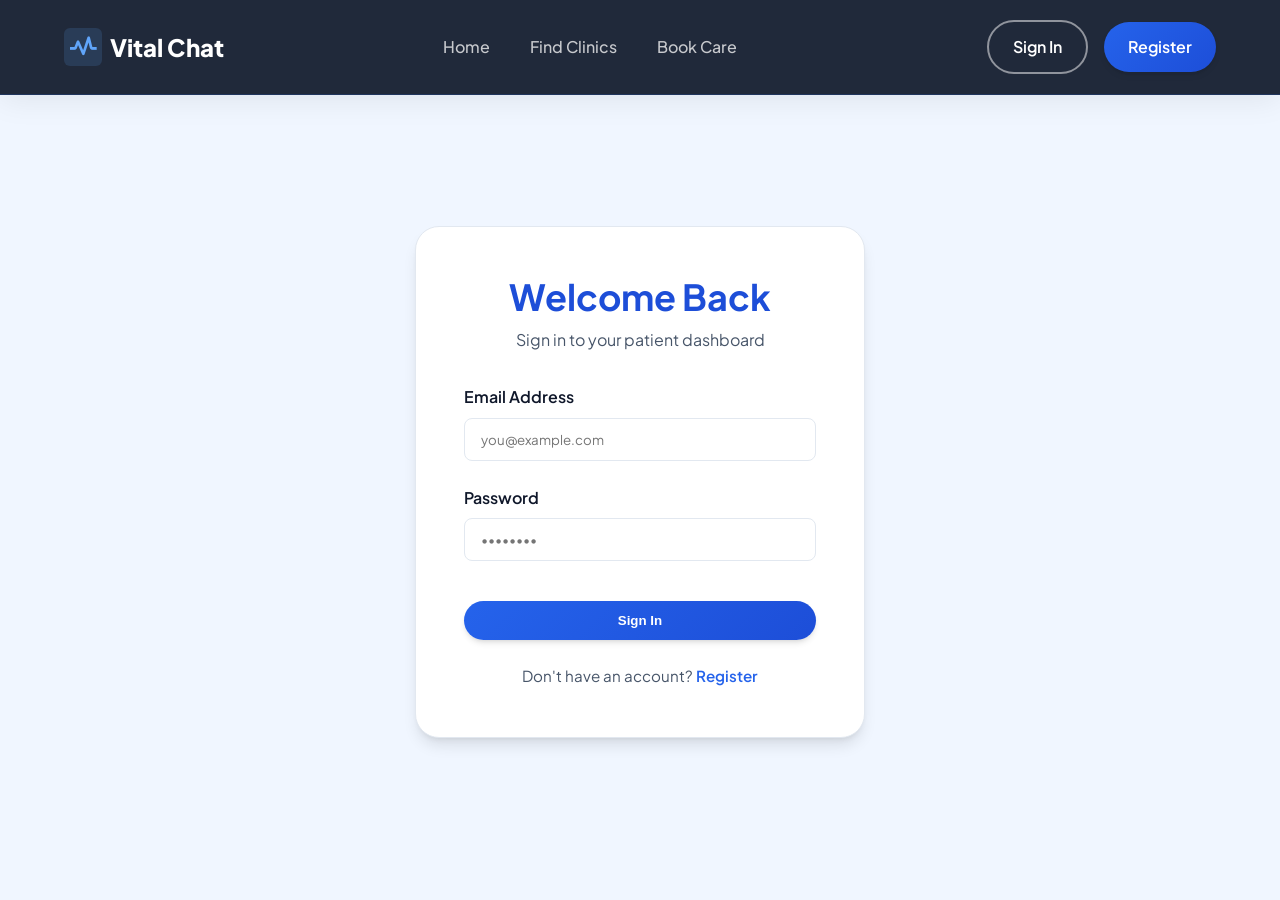
<file: expo/anti-gravity/frontend/login.html>
<!DOCTYPE html>
<html lang="en">
<head>
    <meta charset="UTF-8">
    <meta name="viewport" content="width=device-width, initial-scale=1.0">
    <title>Sign In - Vital Chat Health</title>
    <link href="https://fonts.googleapis.com/css2?family=Plus+Jakarta+Sans:wght@300;400;500;600;700;800&display=swap" rel="stylesheet">
    <link rel="stylesheet" href="css/style.css">
    <link href="https://unpkg.com/boxicons@2.1.4/css/boxicons.min.css" rel="stylesheet">
    <style>
        .auth-container {
            min-height: 100vh;
            display: flex;
            align-items: center;
            justify-content: center;
            padding: 8rem 5% 4rem;
            background: var(--bg-main);
        }
        .auth-card {
            background: var(--bg-surface);
            padding: 3rem;
            border-radius: var(--radius-xl);
            box-shadow: var(--shadow-lg);
            width: 100%;
            max-width: 450px;
            text-align: center;
            border: 1px solid var(--border-color);
        }
        .auth-card h2 { margin-bottom: 0.5rem; color: var(--primary-dark); }
        .auth-card p { color: var(--text-secondary); margin-bottom: 2rem; }
        .form-group {
            margin-bottom: 1.5rem;
            text-align: left;
        }
        .form-group label {
            display: block;
            margin-bottom: 0.5rem;
            font-weight: 600;
            color: var(--text-primary);
        }
        .form-group input {
            width: 100%;
            padding: 0.75rem 1rem;
            border: 1px solid var(--border-color);
            border-radius: var(--radius-md);
            outline: none;
            font-family: inherit;
            transition: var(--transition);
        }
        .form-group input:focus { border-color: var(--primary); box-shadow: 0 0 0 3px rgba(45, 212, 191, 0.2); }
        .error-msg {
            color: #ef4444;
            font-size: 0.85rem;
            margin-top: 0.25rem;
            display: none;
        }
        .auth-btn { width: 100%; margin-top: 1rem; }
        .auth-footer { margin-top: 1.5rem; font-size: 0.95rem; color: var(--text-secondary); }
        .auth-footer a { color: var(--primary); font-weight: 600; }
        #server-error { color: #ef4444; margin-bottom: 1rem; font-weight: 600; display: none; }
        #server-success { color: #22c55e; margin-bottom: 1rem; font-weight: 600; display: none; }
    </style>
</head>
<body>
    <header class="navbar">
        <a href="index.html" class="logo">
            <i class='bx bx-pulse'></i> Vital Chat
        </a>
        <nav class="nav-links">
            <a href="index.html">Home</a>
            <a href="clinics.html">Find Clinics</a>
            <a href="appointment.html">Book Care</a>
        </nav>
        <div class="nav-actions">
            <div id="google_translate_element" class="lang-select"></div>
            <a href="login.html" class="btn-outline">Sign In</a>
            <a href="register.html" class="btn-primary">Register</a>
        </div>
    </header>

    <div class="auth-container">
        <div class="auth-card">
            <h2>Welcome Back</h2>
            <p>Sign in to your patient dashboard</p>
            
            <form action="../backend-php/api/login.php" method="POST" id="loginForm">
                <div id="server-error">Invalid credentials.</div>
                <div id="server-success">Registration successful. Please login.</div>
                
                <div class="form-group">
                    <label for="email">Email Address</label>
                    <input type="email" id="email" name="email" required placeholder="you@example.com">
                    <div class="error-msg" id="emailError">Please enter a valid email</div>
                </div>
                
                <div class="form-group">
                    <label for="password">Password</label>
                    <input type="password" id="password" name="password" required placeholder="••••••••">
                    <div class="error-msg" id="passwordError">Password is required</div>
                </div>
                
                <button type="submit" class="btn-primary auth-btn">Sign In</button>
            </form>
            
            <div class="auth-footer">
                Don't have an account? <a href="register.html">Register</a>
            </div>
        </div>
    </div>

    <script src="js/auth.js"></script>
    <script>
        // Check for URL parameters
        const urlParams = new URLSearchParams(window.location.search);
        if (urlParams.get('error')) {
            const errDiv = document.getElementById('server-error');
            errDiv.style.display = 'block';
            if (urlParams.get('error') === 'system_error') {
                errDiv.textContent = 'A system error occurred. Please try again later.';
            }
        }
        if (urlParams.get('registered')) {
            document.getElementById('server-success').style.display = 'block';
        }
    </script>
    <script type="text/javascript">
        function googleTranslateElementInit() {
            new google.translate.TranslateElement({
                pageLanguage: 'en',
                includedLanguages: 'en,hi,ta,te,ur',
                layout: google.translate.TranslateElement.InlineLayout.SIMPLE
            }, 'google_translate_element');
        }
    </script>
    <script type="text/javascript" src="//translate.google.com/translate_a/element.js?cb=googleTranslateElementInit"></script>
</body>
</html>
</file>
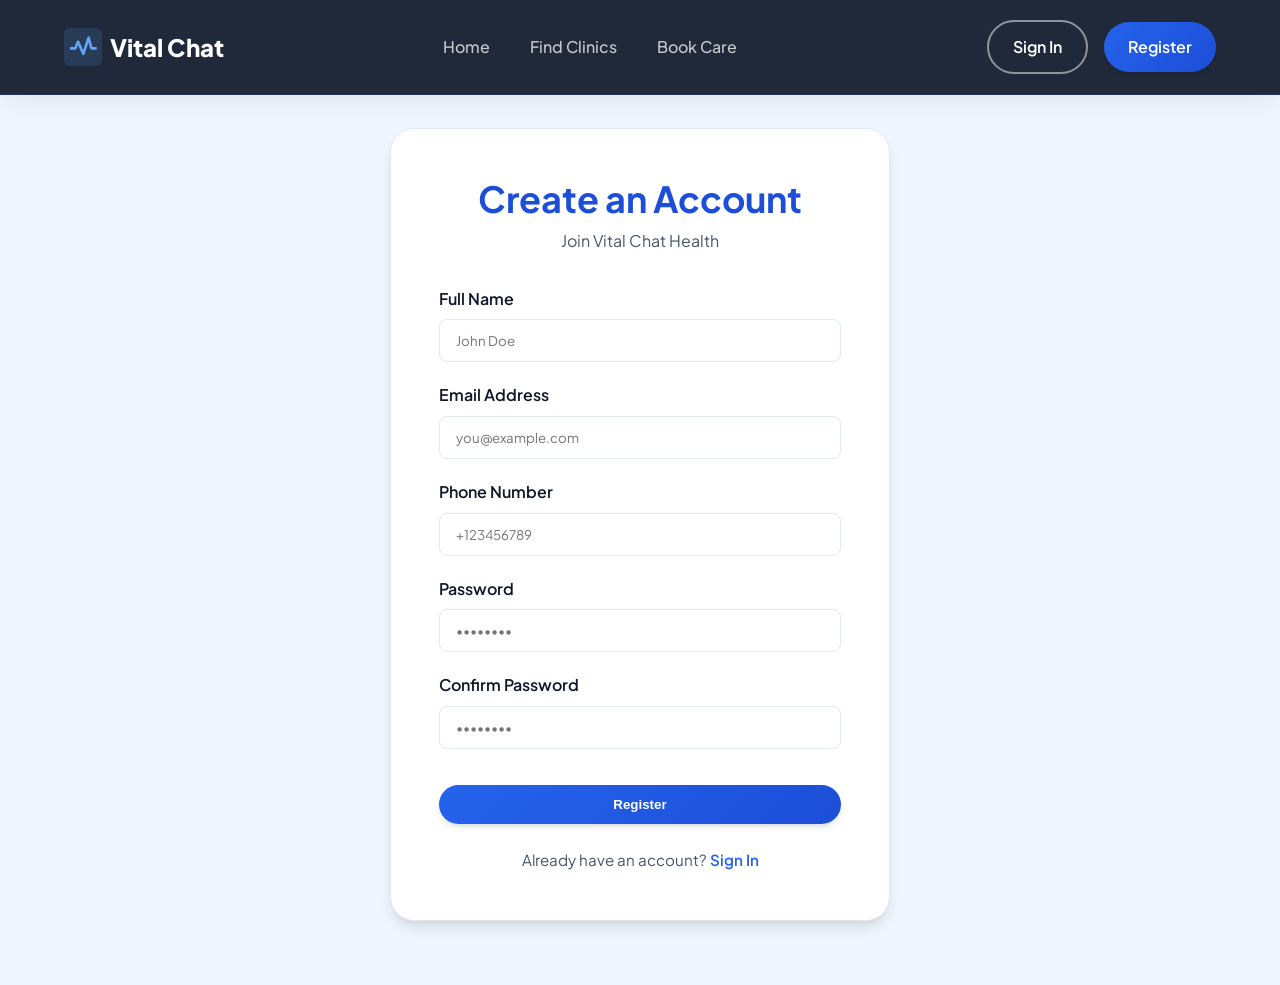
<file: expo/anti-gravity/frontend/register.html>
<!DOCTYPE html>
<html lang="en">
<head>
    <meta charset="UTF-8">
    <meta name="viewport" content="width=device-width, initial-scale=1.0">
    <title>Register - Vital Chat Health</title>
    <link href="https://fonts.googleapis.com/css2?family=Plus+Jakarta+Sans:wght@300;400;500;600;700;800&display=swap" rel="stylesheet">
    <link rel="stylesheet" href="css/style.css">
    <link href="https://unpkg.com/boxicons@2.1.4/css/boxicons.min.css" rel="stylesheet">
    <style>
        .auth-container {
            min-height: 100vh;
            display: flex;
            align-items: center;
            justify-content: center;
            padding: 8rem 5% 4rem;
            background: var(--bg-main);
        }
        .auth-card {
            background: var(--bg-surface);
            padding: 3rem;
            border-radius: var(--radius-xl);
            box-shadow: var(--shadow-lg);
            width: 100%;
            max-width: 500px;
            border: 1px solid var(--border-color);
        }
        .auth-card h2 { text-align: center; margin-bottom: 0.5rem; color: var(--primary-dark); }
        .auth-card p { text-align: center; color: var(--text-secondary); margin-bottom: 2rem; }
        .form-group {
            margin-bottom: 1.25rem;
        }
        .form-group label {
            display: block;
            margin-bottom: 0.5rem;
            font-weight: 600;
            color: var(--text-primary);
        }
        .form-group input {
            width: 100%;
            padding: 0.75rem 1rem;
            border: 1px solid var(--border-color);
            border-radius: var(--radius-md);
            outline: none;
            font-family: inherit;
            transition: var(--transition);
        }
        .form-group input:focus { border-color: var(--primary); box-shadow: 0 0 0 3px rgba(45, 212, 191, 0.2); }
        .error-msg {
            color: #ef4444;
            font-size: 0.85rem;
            margin-top: 0.25rem;
            display: none;
        }
        .auth-btn { width: 100%; margin-top: 1rem; }
        .auth-footer { text-align: center; margin-top: 1.5rem; font-size: 0.95rem; color: var(--text-secondary); }
        .auth-footer a { color: var(--primary); font-weight: 600; }
        #server-error { text-align: center; color: #ef4444; margin-bottom: 1rem; font-weight: 600; display: none; }
    </style>
</head>
<body>
    <header class="navbar">
        <a href="index.html" class="logo">
            <i class='bx bx-pulse'></i> Vital Chat
        </a>
        <nav class="nav-links">
            <a href="index.html">Home</a>
            <a href="clinics.html">Find Clinics</a>
            <a href="appointment.html">Book Care</a>
        </nav>
        <div class="nav-actions">
            <div id="google_translate_element" class="lang-select"></div>
            <a href="login.html" class="btn-outline">Sign In</a>
            <a href="register.html" class="btn-primary">Register</a>
        </div>
    </header>

    <div class="auth-container">
        <div class="auth-card">
            <h2>Create an Account</h2>
            <p>Join Vital Chat Health</p>
            
            <form action="../backend-php/api/register.php" method="POST" id="registerForm">
                <div id="server-error">Error. Please try again.</div>
                
                <div class="form-group">
                    <label for="full_name">Full Name</label>
                    <input type="text" id="full_name" name="full_name" required placeholder="John Doe">
                    <div class="error-msg" id="nameError">Please enter your full name</div>
                </div>

                <div class="form-group">
                    <label for="email">Email Address</label>
                    <input type="email" id="email" name="email" required placeholder="you@example.com">
                    <div class="error-msg" id="emailError">Please enter a valid email</div>
                </div>

                <div class="form-group">
                    <label for="phone">Phone Number</label>
                    <input type="tel" id="phone" name="phone" placeholder="+123456789">
                </div>
                
                <div class="form-group">
                    <label for="password">Password</label>
                    <input type="password" id="password" name="password" required placeholder="••••••••">
                    <div class="error-msg" id="passwordError">Password must be at least 8 characters</div>
                </div>

                <div class="form-group">
                    <label for="confirm_password">Confirm Password</label>
                    <input type="password" id="confirm_password" name="confirm_password" required placeholder="••••••••">
                    <div class="error-msg" id="confirmError">Passwords do not match</div>
                </div>
                
                <button type="submit" class="btn-primary auth-btn">Register</button>
            </form>
            
            <div class="auth-footer">
                Already have an account? <a href="login.html">Sign In</a>
            </div>
        </div>
    </div>

    <script src="js/auth.js"></script>
    <script>
        const urlParams = new URLSearchParams(window.location.search);
        if (urlParams.get('error')) {
            const errDiv = document.getElementById('server-error');
            errDiv.style.display = 'block';
            let msg = 'Registration failed.';
            if (urlParams.get('error') === 'email_exists') msg = 'Email is already registered.';
            if (urlParams.get('error') === 'passwords_do_not_match') msg = 'Passwords do not match.';
            errDiv.textContent = msg;
        }
    </script>
    <script type="text/javascript">
        function googleTranslateElementInit() {
            new google.translate.TranslateElement({
                pageLanguage: 'en',
                includedLanguages: 'en,hi,ta,te,ur',
                layout: google.translate.TranslateElement.InlineLayout.SIMPLE
            }, 'google_translate_element');
        }
    </script>
    <script type="text/javascript" src="//translate.google.com/translate_a/element.js?cb=googleTranslateElementInit"></script>
</body>
</html>
</file>
<file: expo/anti-gravity/frontend/css/style.css>
/* Vital Chat Design System & Base Style */
:root {
    /* Color Palette — Blue & White */
    --primary: #2563eb; /* Vibrant Blue */
    --primary-light: #3b82f6; /* Light Blue */
    --primary-dark: #1d4ed8; /* Dark Blue */
    --secondary: #dbeafe; /* Pale Blue */
    --accent: #60a5fa; /* Sky Blue Accent */
    
    --bg-main: #f0f6ff; /* Very Light Blue-White */
    --bg-surface: #ffffff; /* Pure White */
    
    --text-primary: #0f172a; /* Dark Navy */
    --text-secondary: #475569; /* Slate Gray */
    --text-muted: #94a3b8; /* Muted Blue-Gray */
    
    --border-color: #e2e8f0; /* Light Blue-Gray Border */
    
    --shadow-sm: 0 1px 2px 0 rgb(0 0 0 / 0.05);
    --shadow-md: 0 4px 6px -1px rgb(0 0 0 / 0.1), 0 2px 4px -2px rgb(0 0 0 / 0.1);
    --shadow-lg: 0 10px 15px -3px rgb(0 0 0 / 0.1), 0 4px 6px -4px rgb(0 0 0 / 0.1);
    --shadow-glow: 0 0 20px rgba(37, 99, 235, 0.4); /* Blue glow */
    
    --radius-sm: 0.375rem;
    --radius-md: 0.5rem;
    --radius-lg: 1rem;
    --radius-xl: 1.5rem;
    --radius-pill: 9999px;
    
    --transition: all 0.3s cubic-bezier(0.4, 0, 0.2, 1);
    --font-main: 'Plus Jakarta Sans', sans-serif;
}

* {
    margin: 0;
    padding: 0;
    box-sizing: border-box;
}

body {
    font-family: var(--font-main);
    background-color: var(--bg-main);
    color: var(--text-primary);
    line-height: 1.6;
    overflow-x: hidden;
}

/* Typography */
h1, h2, h3, h4, h5, h6 {
    font-weight: 700;
    line-height: 1.2;
    color: var(--text-primary);
}

h1 { font-size: 3.5rem; letter-spacing: -0.02em; }
h2 { font-size: 2.25rem; }
h3 { font-size: 1.5rem; }

a {
    text-decoration: none;
    color: inherit;
    transition: var(--transition);
}

img {
    max-width: 100%;
    height: auto;
    display: block;
}

/* Base Components Output */

/* Buttons */
.btn-primary {
    background: linear-gradient(135deg, var(--primary), var(--primary-dark));
    color: white;
    padding: 0.75rem 1.5rem;
    border-radius: var(--radius-pill);
    font-weight: 600;
    border: none;
    cursor: pointer;
    box-shadow: var(--shadow-md);
    transition: var(--transition);
    display: inline-flex;
    align-items: center;
    justify-content: center;
    gap: 0.5rem;
}

.btn-primary:hover {
    transform: translateY(-2px);
    box-shadow: var(--shadow-lg), 0 0 20px rgba(37, 99, 235, 0.3);
    background: linear-gradient(135deg, var(--primary-light), var(--primary));
}

.btn-outline {
    background: transparent;
    color: white;
    padding: 0.75rem 1.5rem;
    border-radius: var(--radius-pill);
    font-weight: 600;
    border: 2px solid rgba(255, 255, 255, 0.5);
    cursor: pointer;
    transition: var(--transition);
}

.btn-outline:hover {
    background: rgba(255, 255, 255, 0.15);
    border-color: white;
}

.btn-glow {
    background: linear-gradient(135deg, var(--primary), var(--accent));
    color: white;
    padding: 0.75rem 2rem;
    border-radius: var(--radius-pill);
    font-weight: 700;
    border: none;
    cursor: pointer;
    box-shadow: 0 0 15px rgba(37, 99, 235, 0.4);
    transition: var(--transition);
    animation: pulseGlow 2s infinite;
}
.btn-glow:hover {
    transform: translateY(-2px);
    box-shadow: 0 0 25px rgba(37, 99, 235, 0.6);
}

@keyframes pulseGlow {
    0% { box-shadow: 0 0 10px rgba(37, 99, 235, 0.4); }
    50% { box-shadow: 0 0 25px rgba(96, 165, 250, 0.8); }
    100% { box-shadow: 0 0 10px rgba(37, 99, 235, 0.4); }
}

/* Navigation */
.navbar {
    position: fixed;
    top: 0;
    width: 100%;
    padding: 1.25rem 5%;
    display: flex;
    justify-content: space-between;
    align-items: center;
    background: rgba(15, 23, 42, 0.92);
    backdrop-filter: blur(12px);
    -webkit-backdrop-filter: blur(12px);
    z-index: 1000;
    border-bottom: 1px solid rgba(37, 99, 235, 0.2);
    box-shadow: 0 4px 30px rgba(0, 0, 0, 0.08);
    transition: var(--transition);
}

.navbar.scrolled {
    padding: 1rem 5%;
    box-shadow: var(--shadow-sm);
    background: rgba(15, 23, 42, 0.97);
}

.logo {
    font-size: 1.5rem;
    font-weight: 800;
    color: #ffffff;
    display: flex;
    align-items: center;
    gap: 0.5rem;
}
.logo i {
    font-size: 2rem;
    color: var(--accent);
    background: rgba(96, 165, 250, 0.15);
    padding: 0.2rem;
    border-radius: var(--radius-sm);
}

.nav-links {
    display: flex;
    gap: 2.5rem;
}

.nav-links a {
    font-weight: 500;
    color: rgba(255, 255, 255, 0.75);
    position: relative;
}

.nav-links a:hover, .nav-links a.active {
    color: #ffffff;
}

.nav-links a::after {
    content: '';
    position: absolute;
    width: 0;
    height: 2px;
    bottom: -4px;
    left: 0;
    background: linear-gradient(90deg, var(--accent), var(--primary-light));
    transition: var(--transition);
    border-radius: 2px;
}

.nav-links a:hover::after, .nav-links a.active::after {
    width: 100%;
}

.nav-actions {
    display: flex;
    gap: 1rem;
    align-items: center;
}

.menu-toggle {
    display: none;
    font-size: 1.8rem;
    color: white;
    cursor: pointer;
}

/* ===== INTERACTIVE BACKGROUND ===== */

/* Particle Canvas (behind everything in the hero) */
#particles-canvas {
    position: absolute;
    top: 0;
    left: 0;
    width: 100%;
    height: 100%;
    z-index: 0;
    pointer-events: none;
}

/* Animated Geometric Grid */
.interactive-bg {
    position: absolute;
    top: 0;
    left: 0;
    width: 100%;
    height: 100%;
    z-index: 0;
    overflow: hidden;
    pointer-events: none;
}

/* Floating Orbs */
.floating-orb {
    position: absolute;
    border-radius: 50%;
    pointer-events: none;
    filter: blur(1px);
}

.orb-1 {
    width: 80px;
    height: 80px;
    background: radial-gradient(circle, rgba(96, 165, 250, 0.5), transparent);
    top: 15%;
    left: 10%;
    animation: orbFloat1 8s ease-in-out infinite;
}

.orb-2 {
    width: 50px;
    height: 50px;
    background: radial-gradient(circle, rgba(37, 99, 235, 0.4), transparent);
    top: 60%;
    right: 15%;
    animation: orbFloat2 6s ease-in-out infinite;
}

.orb-3 {
    width: 120px;
    height: 120px;
    background: radial-gradient(circle, rgba(59, 130, 246, 0.25), transparent);
    bottom: 20%;
    left: 30%;
    animation: orbFloat3 10s ease-in-out infinite;
}

.orb-4 {
    width: 40px;
    height: 40px;
    background: radial-gradient(circle, rgba(147, 197, 253, 0.6), transparent);
    top: 30%;
    right: 30%;
    animation: orbFloat1 7s ease-in-out infinite reverse;
}

.orb-5 {
    width: 90px;
    height: 90px;
    background: radial-gradient(circle, rgba(37, 99, 235, 0.2), transparent);
    top: 70%;
    left: 60%;
    animation: orbFloat2 9s ease-in-out infinite;
}

@keyframes orbFloat1 {
    0%, 100% { transform: translate(0, 0) scale(1); opacity: 0.5; }
    25% { transform: translate(20px, -30px) scale(1.1); opacity: 0.8; }
    50% { transform: translate(-15px, 20px) scale(0.9); opacity: 0.6; }
    75% { transform: translate(25px, 10px) scale(1.05); opacity: 0.7; }
}

@keyframes orbFloat2 {
    0%, 100% { transform: translate(0, 0) rotate(0deg); opacity: 0.4; }
    33% { transform: translate(-25px, -20px) rotate(120deg); opacity: 0.7; }
    66% { transform: translate(15px, 30px) rotate(240deg); opacity: 0.5; }
}

@keyframes orbFloat3 {
    0%, 100% { transform: translate(0, 0) scale(1); }
    50% { transform: translate(40px, -40px) scale(1.15); }
}

/* Animated Hex Grid Pattern */
.hex-grid {
    position: absolute;
    top: 0;
    left: 0;
    width: 100%;
    height: 100%;
    background-image: 
        radial-gradient(circle at 25% 25%, rgba(37, 99, 235, 0.03) 1px, transparent 1px),
        radial-gradient(circle at 75% 75%, rgba(96, 165, 250, 0.03) 1px, transparent 1px);
    background-size: 60px 60px;
    animation: gridPulse 4s ease-in-out infinite;
    pointer-events: none;
}

@keyframes gridPulse {
    0%, 100% { opacity: 0.5; }
    50% { opacity: 1; }
}

/* Floating Geometric Shapes */
.geo-shape {
    position: absolute;
    pointer-events: none;
    opacity: 0.15;
}

.geo-shape.circle {
    width: 200px;
    height: 200px;
    border: 2px solid var(--primary-light);
    border-radius: 50%;
    top: 20%;
    right: 10%;
    animation: spinSlow 20s linear infinite;
}

.geo-shape.square {
    width: 100px;
    height: 100px;
    border: 2px solid var(--accent);
    top: 50%;
    left: 5%;
    animation: spinSlow 15s linear infinite reverse;
}

.geo-shape.triangle {
    width: 0;
    height: 0;
    border-left: 60px solid transparent;
    border-right: 60px solid transparent;
    border-bottom: 100px solid rgba(37, 99, 235, 0.08);
    top: 70%;
    right: 25%;
    animation: spinSlow 25s linear infinite;
}

.geo-shape.diamond {
    width: 80px;
    height: 80px;
    border: 2px solid rgba(96, 165, 250, 0.3);
    top: 10%;
    left: 40%;
    transform: rotate(45deg);
    animation: diamondFloat 8s ease-in-out infinite;
}

.geo-shape.ring {
    width: 150px;
    height: 150px;
    border: 3px solid rgba(37, 99, 235, 0.1);
    border-radius: 50%;
    bottom: 15%;
    right: 5%;
    animation: ringPulse 5s ease-in-out infinite;
}

@keyframes spinSlow {
    0% { transform: rotate(0deg); }
    100% { transform: rotate(360deg); }
}

@keyframes diamondFloat {
    0%, 100% { transform: rotate(45deg) translateY(0); }
    50% { transform: rotate(45deg) translateY(-30px); }
}

@keyframes ringPulse {
    0%, 100% { transform: scale(1); opacity: 0.15; }
    50% { transform: scale(1.1); opacity: 0.3; }
}

/* Mouse Follower Glow */
.mouse-glow {
    position: fixed;
    width: 300px;
    height: 300px;
    border-radius: 50%;
    background: radial-gradient(circle, rgba(59, 130, 246, 0.08), transparent 70%);
    pointer-events: none;
    z-index: 1;
    transform: translate(-50%, -50%);
    transition: transform 0.1s ease-out, opacity 0.3s;
    opacity: 0;
}

.mouse-glow.visible {
    opacity: 1;
}

/* Animated Wave Divider */
.wave-divider {
    position: absolute;
    bottom: -2px;
    left: 0;
    width: 100%;
    overflow: hidden;
    line-height: 0;
    z-index: 2;
}

.wave-divider svg {
    position: relative;
    display: block;
    width: calc(100% + 1.3px);
    height: 80px;
}

.wave-divider .shape-fill {
    fill: var(--bg-surface);
}

/* Ripple Click Effect */
.ripple {
    position: absolute;
    border-radius: 50%;
    background: rgba(59, 130, 246, 0.3);
    pointer-events: none;
    animation: rippleEffect 0.6s ease-out forwards;
    z-index: 5;
}

@keyframes rippleEffect {
    0% { width: 0; height: 0; opacity: 1; }
    100% { width: 200px; height: 200px; opacity: 0; transform: translate(-50%, -50%); }
}

/* ===== HERO SECTION ===== */
.hero-section {
    padding: 10rem 5% 8rem;
    display: flex;
    align-items: center;
    justify-content: space-between;
    min-height: 100vh;
    position: relative;
    overflow: hidden;
    background: linear-gradient(165deg, #f0f6ff 0%, #dbeafe 40%, #e0eeff 100%);
}

.hero-bg-shapes {
    position: absolute;
    top: 0;
    left: 0;
    width: 100%;
    height: 100%;
    z-index: 0;
    overflow: hidden;
}

.shape {
    position: absolute;
    border-radius: 50%;
    filter: blur(80px);
    opacity: 0.5;
}

.blob-1 {
    width: 500px;
    height: 500px;
    background: rgba(59, 130, 246, 0.15);
    top: -10%;
    right: -5%;
    animation: float 10s ease-in-out infinite;
}

.blob-2 {
    width: 400px;
    height: 400px;
    background: rgba(147, 197, 253, 0.2);
    bottom: 10%;
    left: -10%;
    animation: float 12s ease-in-out infinite reverse;
}

@keyframes float {
    0% { transform: translate(0, 0) rotate(0deg); }
    50% { transform: translate(30px, 50px) rotate(10deg); }
    100% { transform: translate(0, 0) rotate(0deg); }
}

.hero-content {
    flex: 1;
    max-width: 600px;
    position: relative;
    z-index: 3;
}

.badge {
    display: inline-flex;
    align-items: center;
    gap: 0.5rem;
    padding: 0.5rem 1.25rem;
    background: rgba(37, 99, 235, 0.1);
    color: var(--primary);
    border-radius: var(--radius-pill);
    font-size: 0.875rem;
    font-weight: 600;
    margin-bottom: 1.5rem;
    letter-spacing: 0.5px;
    border: 1px solid rgba(37, 99, 235, 0.15);
    backdrop-filter: blur(4px);
    animation: badgeShimmer 3s ease-in-out infinite;
}

@keyframes badgeShimmer {
    0%, 100% { box-shadow: 0 0 0 0 rgba(37, 99, 235, 0.1); }
    50% { box-shadow: 0 0 20px 5px rgba(37, 99, 235, 0.08); }
}

.hero-content h1 {
    margin-bottom: 1.5rem;
}
.highlight {
    background: linear-gradient(135deg, var(--primary), var(--accent));
    -webkit-background-clip: text;
    background-clip: text;
    -webkit-text-fill-color: transparent;
    position: relative;
}

.hero-content p {
    color: var(--text-secondary);
    font-size: 1.125rem;
    margin-bottom: 2.5rem;
    max-width: 90%;
}

.search-bar-wrapper {
    background: var(--bg-surface);
    padding: 0.75rem;
    border-radius: var(--radius-pill);
    box-shadow: 0 8px 32px rgba(37, 99, 235, 0.1);
    border: 1px solid rgba(37, 99, 235, 0.12);
    margin-bottom: 3rem;
    transition: var(--transition);
}

.search-bar-wrapper:focus-within {
    box-shadow: 0 8px 40px rgba(37, 99, 235, 0.2);
    border-color: rgba(37, 99, 235, 0.25);
}

.hero-search {
    display: flex;
    align-items: center;
    gap: 1rem;
}

.search-input {
    display: flex;
    align-items: center;
    gap: 0.5rem;
    flex: 1;
    padding: 0.5rem 1rem;
    background: var(--bg-main);
    border-radius: var(--radius-pill);
    border: 1px solid var(--border-color);
    transition: var(--transition);
}

.search-input:focus-within {
    border-color: var(--primary-light);
    background: white;
}

.search-input i {
    color: var(--primary);
    font-size: 1.2rem;
}

.search-input input {
    border: none;
    background: none;
    outline: none;
    width: 100%;
    font-family: inherit;
    font-size: 0.95rem;
    color: var(--text-primary);
}
.search-input input::placeholder {
    color: var(--text-muted);
}
.geo-btn {
    background: none;
    border: none;
    cursor: pointer;
    color: var(--text-muted);
    font-size: 1.2rem;
    transition: var(--transition);
}
.geo-btn:hover {
    color: var(--primary);
}

.search-btn {
    padding: 0.8rem 2rem;
}

.hero-stats {
    display: flex;
    gap: 3rem;
}

.stat {
    display: flex;
    flex-direction: column;
}

.stat .number {
    font-size: 2rem;
    font-weight: 800;
    color: var(--primary);
    transition: var(--transition);
}

.stat:hover .number {
    transform: scale(1.1);
    text-shadow: 0 0 20px rgba(37, 99, 235, 0.3);
}

.stat .label {
    font-size: 0.875rem;
    color: var(--text-secondary);
    font-weight: 500;
}

.hero-image {
    flex: 1;
    display: flex;
    justify-content: flex-end;
    align-items: center;
    position: relative;
    z-index: 3;
}

/* Glass Card */
.glass-card {
    background: rgba(255, 255, 255, 0.75);
    backdrop-filter: blur(16px);
    -webkit-backdrop-filter: blur(16px);
    border: 1px solid rgba(37, 99, 235, 0.12);
    border-radius: var(--radius-xl);
    box-shadow: 0 20px 40px rgba(37, 99, 235, 0.08);
}

.mockup-card {
    width: 380px;
    padding: 1.5rem;
    position: relative;
    z-index: 2;
    transform: perspective(1000px) rotateY(-5deg) rotateX(5deg);
    transition: var(--transition);
}
.mockup-card:hover {
    transform: perspective(1000px) rotateY(0deg) rotateX(0deg) translateY(-10px);
    box-shadow: 0 30px 60px rgba(37, 99, 235, 0.15);
}

.mockup-header {
    display: flex;
    align-items: center;
    gap: 1rem;
    border-bottom: 1px solid rgba(0,0,0,0.05);
    padding-bottom: 1rem;
    margin-bottom: 1rem;
}

.ai-avatar {
    width: 45px;
    height: 45px;
    border-radius: 50%;
    box-shadow: var(--shadow-sm);
}

.mockup-title h4 {
    font-size: 1.1rem;
    margin: 0;
}
.mockup-title span {
    font-size: 0.8rem;
    color: var(--primary);
    font-weight: 600;
    display: flex;
    align-items: center;
    gap: 0.3rem;
}
.mockup-title span::before {
    content: '';
    width: 8px;
    height: 8px;
    background: #22c55e;
    border-radius: 50%;
    display: inline-block;
    animation: statusPulse 2s infinite;
}

@keyframes statusPulse {
    0%, 100% { box-shadow: 0 0 0 0 rgba(34, 197, 94, 0.4); }
    50% { box-shadow: 0 0 0 6px rgba(34, 197, 94, 0); }
}

.mockup-chat {
    display: flex;
    flex-direction: column;
    gap: 1rem;
    margin-bottom: 1.5rem;
}

.msg {
    padding: 0.8rem 1rem;
    border-radius: var(--radius-lg);
    font-size: 0.9rem;
    box-shadow: var(--shadow-sm);
    max-width: 85%;
    animation: msgSlideIn 0.5s ease-out forwards;
}

@keyframes msgSlideIn {
    from { opacity: 0; transform: translateY(10px); }
    to { opacity: 1; transform: translateY(0); }
}

.msg.bot {
    background: var(--bg-main);
    color: var(--text-primary);
    border-bottom-left-radius: 4px;
    align-self: flex-start;
}

.msg.user {
    background: linear-gradient(135deg, var(--primary), var(--primary-dark));
    color: white;
    border-bottom-right-radius: 4px;
    align-self: flex-end;
}

.msg.typing {
    color: var(--primary-light);
    font-style: italic;
    background: rgba(219, 234, 254, 0.6);
}

.mockup-card .btn-glow {
    width: 100%;
}

/* Chatbot Widget */
.chatbot-widget {
    position: fixed;
    bottom: 2rem;
    right: 2rem;
    z-index: 9999;
}

.chatbot-trigger {
    width: 65px;
    height: 65px;
    border-radius: 50%;
    background: linear-gradient(135deg, var(--primary), var(--primary-dark));
    color: white;
    font-size: 2rem;
    border: none;
    cursor: pointer;
    box-shadow: var(--shadow-lg), var(--shadow-glow);
    display: flex;
    align-items: center;
    justify-content: center;
    transition: var(--transition);
    animation: bounce 2s infinite;
}

@keyframes bounce {
    0%, 100% { transform: translateY(0); }
    50% { transform: translateY(-10px); }
}

.chatbot-trigger:hover {
    transform: scale(1.1);
    animation-play-state: paused;
}

.chatbot-window {
    position: absolute;
    bottom: 85px;
    right: 0;
    width: 360px;
    height: 500px;
    background: var(--bg-surface);
    border-radius: var(--radius-xl);
    box-shadow: 0 10px 40px rgba(0,0,0,0.15);
    display: flex;
    flex-direction: column;
    overflow: hidden;
    transform-origin: bottom right;
    transform: scale(0);
    opacity: 0;
    transition: transform 0.3s cubic-bezier(0.175, 0.885, 0.32, 1.275), opacity 0.3s;
    pointer-events: none;
}

.chatbot-window.active {
    transform: scale(1);
    opacity: 1;
    pointer-events: all;
}

.chatbot-header {
    background: linear-gradient(135deg, var(--primary-dark), var(--primary));
    color: white;
    padding: 1rem 1.5rem;
    display: flex;
    justify-content: space-between;
    align-items: center;
}

.header-info {
    display: flex;
    align-items: center;
    gap: 0.5rem;
}

.status-dot {
    width: 10px;
    height: 10px;
    background: #4ade80;
    border-radius: 50%;
    animation: statusPulse 2s infinite;
}

.chatbot-header h3 {
    font-size: 1.1rem;
    margin: 0;
    color: white;
}

#chatbot-close {
    background: none;
    border: none;
    color: white;
    font-size: 1.5rem;
    cursor: pointer;
    transition: var(--transition);
}
#chatbot-close:hover {
    transform: rotate(90deg);
}

.chatbot-messages {
    flex: 1;
    padding: 1.5rem;
    overflow-y: auto;
    background: var(--bg-main);
    display: flex;
    flex-direction: column;
    gap: 1rem;
}

.chatbot-input {
    padding: 1rem;
    background: var(--bg-surface);
    border-top: 1px solid var(--border-color);
    display: flex;
    gap: 0.5rem;
}

.chatbot-input input {
    flex: 1;
    padding: 0.75rem 1rem;
    border: 1px solid var(--border-color);
    border-radius: var(--radius-pill);
    outline: none;
    font-family: inherit;
    transition: var(--transition);
}

.chatbot-input input:focus {
    border-color: var(--primary);
    box-shadow: 0 0 0 3px rgba(37, 99, 235, 0.15);
}

#chat-send-btn {
    width: 45px;
    height: 45px;
    border-radius: 50%;
    background: var(--primary);
    color: white;
    border: none;
    cursor: pointer;
    display: flex;
    align-items: center;
    justify-content: center;
    font-size: 1.2rem;
    transition: var(--transition);
}

#chat-send-btn:hover {
    background: var(--primary-dark);
    transform: scale(1.05);
}

/* Features */
.features {
    padding: 5rem 5%;
    display: grid;
    grid-template-columns: repeat(auto-fit, minmax(300px, 1fr));
    gap: 2rem;
    background: var(--bg-surface);
    position: relative;
}

.feature-card {
    padding: 2.5rem 2rem;
    border-radius: var(--radius-lg);
    background: var(--bg-main);
    text-align: center;
    transition: var(--transition);
    border: 1px solid transparent;
    position: relative;
    overflow: hidden;
}

.feature-card::before {
    content: '';
    position: absolute;
    top: 0;
    left: -100%;
    width: 100%;
    height: 100%;
    background: linear-gradient(90deg, transparent, rgba(37, 99, 235, 0.04), transparent);
    transition: left 0.5s;
}

.feature-card:hover::before {
    left: 100%;
}

.feature-card:hover {
    transform: translateY(-8px);
    box-shadow: 0 20px 40px rgba(37, 99, 235, 0.1);
    border-color: rgba(37, 99, 235, 0.15);
    background: white;
}

.feature-card i {
    font-size: 3.5rem;
    color: var(--primary);
    margin-bottom: 1.5rem;
    display: inline-block;
    padding: 1rem;
    background: var(--secondary);
    border-radius: 50%;
    transition: var(--transition);
}

.feature-card:hover i {
    transform: scale(1.1) rotate(5deg);
    box-shadow: 0 0 25px rgba(37, 99, 235, 0.15);
}

.feature-card h3 {
    margin-bottom: 1rem;
    font-size: 1.3rem;
}

.feature-card p {
    color: var(--text-secondary);
}

/* Google Translate Styling */
.lang-select {
    display: flex;
    align-items: center;
    margin-right: 1rem;
}
.goog-te-gadget-simple {
    background-color: rgba(255, 255, 255, 0.1) !important;
    border: 1px solid rgba(255, 255, 255, 0.2) !important;
    border-radius: var(--radius-md) !important;
    padding: 0.4rem 0.8rem !important;
    font-family: inherit !important;
    display: flex !important;
    align-items: center !important;
    font-size: 0.9rem !important;
    color: white !important;
    cursor: pointer;
    transition: var(--transition);
}
.goog-te-gadget-simple:hover {
    border-color: var(--accent) !important;
    background-color: rgba(255, 255, 255, 0.15) !important;
}
.goog-te-gadget-simple .goog-te-menu-value {
    color: white !important;
    margin: 0 !important;   
}
.goog-te-gadget-simple .goog-te-menu-value span {
    color: white !important;
    font-family: var(--font-main) !important;
    font-weight: 600 !important;
}
.goog-te-gadget-icon {
    display: none !important;
}
.goog-te-banner-frame {
    display: none !important;
}
body {
    top: 0 !important;
}

/* Scroll Indicator */
.scroll-indicator {
    position: absolute;
    bottom: 2rem;
    left: 50%;
    transform: translateX(-50%);
    z-index: 5;
    display: flex;
    flex-direction: column;
    align-items: center;
    gap: 0.5rem;
    color: var(--primary);
    font-size: 0.8rem;
    font-weight: 600;
    letter-spacing: 1px;
    text-transform: uppercase;
    opacity: 0.7;
    animation: scrollBounce 2s ease-in-out infinite;
}

.scroll-indicator i {
    font-size: 1.5rem;
}

@keyframes scrollBounce {
    0%, 100% { transform: translateX(-50%) translateY(0); }
    50% { transform: translateX(-50%) translateY(8px); }
}

/* Animated Gradient Border for Hero Image Area */
.hero-image::before {
    content: '';
    position: absolute;
    width: 420px;
    height: 520px;
    border-radius: var(--radius-xl);
    background: linear-gradient(135deg, rgba(37, 99, 235, 0.15), rgba(96, 165, 250, 0.1), rgba(147, 197, 253, 0.15));
    z-index: 1;
    animation: gradientShift 6s ease-in-out infinite;
    right: -10px;
    top: -20px;
}

@keyframes gradientShift {
    0%, 100% { transform: rotate(0deg) scale(1); opacity: 0.5; }
    50% { transform: rotate(3deg) scale(1.02); opacity: 0.8; }
}
</file>
<file: expo/anti-gravity/frontend/css/clinics.css>
/* ============================================
   Clinics Page — Glass Banner & Disease Cards
   ============================================ */

/* === Hero Banner === */
.clinics-hero {
    padding: 8rem 5% 3rem;
    position: relative;
    overflow: hidden;
    min-height: 420px;
    display: flex;
    align-items: center;
    justify-content: center;
}

.clinics-hero-bg {
    position: absolute;
    top: 0;
    left: 0;
    width: 100%;
    height: 100%;
    z-index: 0;
    overflow: hidden;
}

.hero-blob {
    position: absolute;
    border-radius: 50%;
    filter: blur(90px);
    opacity: 0.45;
}

.hero-blob-1 {
    width: 420px;
    height: 420px;
    background: linear-gradient(135deg, rgba(37, 99, 235, 0.4), rgba(96, 165, 250, 0.2));
    top: -15%;
    right: -8%;
    animation: blobFloat 12s ease-in-out infinite;
}

.hero-blob-2 {
    width: 300px;
    height: 300px;
    background: rgba(147, 197, 253, 0.2);
    bottom: -20%;
    left: -5%;
    animation: blobFloat 15s ease-in-out infinite reverse;
}

.hero-blob-3 {
    width: 200px;
    height: 200px;
    background: rgba(59, 130, 246, 0.2);
    top: 50%;
    left: 50%;
    transform: translate(-50%, -50%);
    animation: blobFloat 10s ease-in-out infinite 2s;
}

@keyframes blobFloat {
    0%   { transform: translate(0, 0) scale(1); }
    33%  { transform: translate(25px, -30px) scale(1.05); }
    66%  { transform: translate(-20px, 20px) scale(0.95); }
    100% { transform: translate(0, 0) scale(1); }
}

.clinics-hero-content {
    position: relative;
    z-index: 1;
    width: 100%;
    max-width: 900px;
}

/* === Glass Banner Card === */
.clinics-banner {
    padding: 3rem 3.5rem;
    text-align: center;
    position: relative;
    overflow: hidden;
    background: rgba(255, 255, 255, 0.8) !important;
    border: 1px solid rgba(37, 99, 235, 0.15) !important;
    box-shadow:
        0 20px 60px rgba(37, 99, 235, 0.1),
        0 1px 3px rgba(37, 99, 235, 0.05),
        inset 0 1px 0 rgba(255, 255, 255, 0.8);
}

.clinics-banner::before {
    content: '';
    position: absolute;
    top: 0;
    left: 0;
    right: 0;
    height: 4px;
    background: linear-gradient(90deg, var(--primary), var(--accent), var(--primary-light));
    border-radius: 4px 4px 0 0;
}

.banner-icon-wrap {
    width: 70px;
    height: 70px;
    border-radius: 50%;
    background: linear-gradient(135deg, var(--primary), var(--primary-dark));
    display: flex;
    align-items: center;
    justify-content: center;
    margin: 0 auto 1.5rem;
    box-shadow: 0 8px 25px rgba(37, 99, 235, 0.2);
    animation: pulseIcon 3s ease-in-out infinite;
}

.banner-icon-wrap i {
    font-size: 2rem;
    color: white;
}

@keyframes pulseIcon {
    0%   { transform: scale(1); box-shadow: 0 8px 25px rgba(37, 99, 235, 0.2); }
    50%  { transform: scale(1.05); box-shadow: 0 12px 35px rgba(37, 99, 235, 0.3); }
    100% { transform: scale(1); box-shadow: 0 8px 25px rgba(37, 99, 235, 0.2); }
}

.banner-badge {
    display: inline-block;
    padding: 0.35rem 1rem;
    background: var(--secondary);
    color: var(--primary-dark);
    border-radius: 9999px;
    font-size: 0.8rem;
    font-weight: 700;
    letter-spacing: 0.5px;
    margin-bottom: 1rem;
    text-transform: uppercase;
}

.banner-text h1 {
    font-size: 2.5rem;
    margin-bottom: 0.75rem;
    letter-spacing: -0.02em;
}

.banner-text p {
    color: var(--text-secondary);
    font-size: 1.05rem;
    max-width: 550px;
    margin: 0 auto 2rem;
    line-height: 1.7;
}

/* === Search Bar === */
.banner-search {
    max-width: 520px;
    margin: 0 auto 1.5rem;
}

.symptom-search-bar {
    display: flex;
    align-items: center;
    gap: 0.75rem;
    padding: 0.7rem 1.25rem;
    background: var(--bg-main);
    border: 2px solid var(--border-color);
    border-radius: 9999px;
    transition: all 0.3s ease;
}

.symptom-search-bar:focus-within {
    border-color: var(--primary);
    box-shadow: 0 0 0 4px rgba(37, 99, 235, 0.1);
}

.symptom-search-bar i {
    font-size: 1.3rem;
    color: var(--primary);
}

.symptom-search-bar input {
    flex: 1;
    border: none;
    background: none;
    outline: none;
    font-family: inherit;
    font-size: 1rem;
    color: var(--text-primary);
}

.symptom-search-bar input::placeholder {
    color: var(--text-muted);
}

.search-clear-btn {
    background: none;
    border: none;
    cursor: pointer;
    font-size: 1.4rem;
    color: var(--text-muted);
    opacity: 0;
    pointer-events: none;
    transition: all 0.2s ease;
    display: flex;
    align-items: center;
}

.search-clear-btn:hover {
    color: #ef4444;
}

/* === Banner Stats === */
.banner-stats-row {
    display: flex;
    justify-content: center;
    gap: 2.5rem;
    flex-wrap: wrap;
}

.banner-stat {
    display: flex;
    align-items: center;
    gap: 0.5rem;
    font-size: 0.88rem;
    font-weight: 600;
    color: var(--text-secondary);
}

.banner-stat i {
    font-size: 1.2rem;
    color: var(--primary);
}


/* === Disease Section === */
.diseases-section {
    padding: 4rem 5% 3rem;
}

.diseases-section .section-header {
    text-align: center;
    margin-bottom: 2.5rem;
}

.diseases-section .section-header h2 {
    font-size: 2rem;
    margin-bottom: 0.5rem;
}

.diseases-section .section-header p {
    color: var(--text-secondary);
    font-size: 1rem;
    max-width: 550px;
    margin: 0 auto;
}


/* === Category Tabs === */
.category-tabs {
    display: flex;
    justify-content: center;
    gap: 0.75rem;
    margin-bottom: 2.5rem;
    flex-wrap: wrap;
}

.cat-tab {
    padding: 0.55rem 1.25rem;
    border: 2px solid var(--border-color);
    border-radius: 9999px;
    background: var(--bg-surface);
    color: var(--text-secondary);
    font-family: inherit;
    font-size: 0.88rem;
    font-weight: 600;
    cursor: pointer;
    transition: all 0.3s ease;
    display: flex;
    align-items: center;
    gap: 0.4rem;
}

.cat-tab:hover {
    border-color: var(--primary-light);
    color: var(--primary-dark);
    background: var(--bg-main);
}

.cat-tab.active {
    background: linear-gradient(135deg, var(--primary), var(--primary-dark));
    color: white;
    border-color: transparent;
    box-shadow: 0 4px 15px rgba(37, 99, 235, 0.2);
}

.cat-tab i {
    font-size: 1.05rem;
}


/* === Disease Grid === */
.disease-grid {
    display: grid;
    grid-template-columns: repeat(auto-fill, minmax(320px, 1fr));
    gap: 1.5rem;
}

/* === Disease Card === */
.disease-card {
    background: rgba(255, 255, 255, 0.9);
    backdrop-filter: blur(16px);
    -webkit-backdrop-filter: blur(16px);
    border: 1px solid rgba(37, 99, 235, 0.15);
    border-radius: 1.25rem;
    padding: 1.75rem 1.5rem 1.25rem;
    position: relative;
    overflow: hidden;
    cursor: pointer;
    transition: all 0.35s cubic-bezier(0.4, 0, 0.2, 1);
    opacity: 0;
    transform: translateY(20px);
}

.disease-card.animate-in {
    opacity: 1;
    transform: translateY(0);
    transition: opacity 0.5s ease, transform 0.5s ease;
}

@keyframes fadeSlideUp {
    from { opacity: 0; transform: translateY(18px); }
    to   { opacity: 1; transform: translateY(0); }
}

.disease-card:hover {
    transform: translateY(-6px);
    box-shadow:
        0 20px 50px rgba(37, 99, 235, 0.08),
        0 0 0 1px rgba(37, 99, 235, 0.1);
    border-color: rgba(37, 99, 235, 0.2);
}

/* Top accent line */
.disease-card-accent {
    position: absolute;
    top: 0;
    left: 0;
    right: 0;
    height: 4px;
    background: var(--card-accent);
    border-radius: 4px 4px 0 0;
    transition: height 0.3s ease;
}

.disease-card:hover .disease-card-accent {
    height: 5px;
}

/* Icon */
.disease-icon {
    width: 56px;
    height: 56px;
    border-radius: 16px;
    background: var(--icon-bg);
    display: flex;
    align-items: center;
    justify-content: center;
    margin-bottom: 1rem;
    transition: all 0.3s ease;
}

.disease-icon i {
    font-size: 1.7rem;
    color: var(--icon-color);
}

.disease-card:hover .disease-icon {
    transform: scale(1.08) rotate(-3deg);
}

/* Card Title */
.disease-card h3 {
    font-size: 1.2rem;
    font-weight: 700;
    margin-bottom: 0.35rem;
    color: var(--text-primary);
}

/* Disease Type Badge */
.disease-type {
    display: inline-block;
    padding: 0.2rem 0.65rem;
    background: var(--secondary);
    color: var(--primary-dark);
    border-radius: 9999px;
    font-size: 0.72rem;
    font-weight: 700;
    letter-spacing: 0.3px;
    text-transform: uppercase;
    margin-bottom: 1rem;
}

/* Symptoms */
.symptoms-list {
    display: flex;
    flex-wrap: wrap;
    gap: 0.45rem;
    margin-bottom: 1rem;
    max-height: 0;
    overflow: hidden;
    opacity: 0;
    transition: max-height 0.4s ease, opacity 0.3s ease, margin 0.3s ease;
}

.disease-card:hover .symptoms-list,
.disease-card.expanded .symptoms-list {
    max-height: 200px;
    opacity: 1;
    margin-bottom: 1rem;
}

.symptom-tag {
    display: inline-block;
    padding: 0.3rem 0.75rem;
    background: var(--bg-main);
    border: 1px solid var(--border-color);
    border-radius: 9999px;
    font-size: 0.78rem;
    font-weight: 500;
    color: var(--text-secondary);
    transition: all 0.25s ease;
}

.disease-card:hover .symptom-tag {
    background: rgba(37, 99, 235, 0.08);
    border-color: rgba(37, 99, 235, 0.15);
    color: var(--primary-dark);
}

/* Card Footer */
.card-footer {
    border-top: 1px solid var(--border-color);
    padding-top: 0.75rem;
    opacity: 0;
    transform: translateY(8px);
    transition: all 0.3s ease;
}

.disease-card:hover .card-footer,
.disease-card.expanded .card-footer {
    opacity: 1;
    transform: translateY(0);
}

.card-action-btn {
    display: inline-flex;
    align-items: center;
    gap: 0.4rem;
    padding: 0.5rem 1.1rem;
    background: linear-gradient(135deg, var(--primary), var(--primary-dark));
    color: white;
    border-radius: 9999px;
    font-size: 0.82rem;
    font-weight: 600;
    text-decoration: none;
    transition: all 0.3s ease;
    box-shadow: 0 4px 12px rgba(90,110,58,0.2);
}

.card-action-btn:hover {
    transform: translateY(-2px);
    box-shadow: 0 6px 20px rgba(37, 99, 235, 0.25);
    background: linear-gradient(135deg, var(--primary-light), var(--primary));
}

.card-action-btn i {
    font-size: 1rem;
}


/* === No Results === */
.no-results {
    flex-direction: column;
    align-items: center;
    justify-content: center;
    gap: 1rem;
    padding: 4rem 2rem;
    text-align: center;
    color: var(--text-muted);
}

.no-results i {
    font-size: 3.5rem;
    opacity: 0.4;
}

.no-results h3 {
    color: var(--text-secondary);
    font-size: 1.3rem;
}

.no-results p {
    font-size: 0.95rem;
}


/* === Disclaimer === */
.disclaimer-section {
    padding: 2rem 5% 4rem;
}

.disclaimer-card {
    display: flex;
    align-items: flex-start;
    gap: 1.25rem;
    padding: 1.5rem 2rem;
    background: rgba(255, 255, 255, 0.7) !important;
    border: 1px solid rgba(37, 99, 235, 0.15) !important;
}

.disclaimer-card i {
    font-size: 1.8rem;
    color: var(--accent);
    flex-shrink: 0;
    margin-top: 0.15rem;
}

.disclaimer-card h4 {
    font-size: 1rem;
    margin-bottom: 0.3rem;
    color: var(--text-primary);
}

.disclaimer-card p {
    font-size: 0.88rem;
    color: var(--text-secondary);
    line-height: 1.6;
}


/* === Footer (local) === */
.footer {
    background: rgba(15, 23, 42, 0.95);
    color: rgba(255, 255, 255, 0.85);
    padding: 3rem 5% 1.5rem;
    text-align: center;
}

.footer-content {
    margin-bottom: 1.5rem;
}

.footer-logo {
    font-size: 1.4rem;
    font-weight: 800;
    color: #ffffff;
    margin-bottom: 0.5rem;
    display: flex;
    align-items: center;
    gap: 0.5rem;
    justify-content: center;
}

.footer-logo i {
    color: var(--accent);
    font-size: 1.8rem;
}

.footer-content p {
    font-size: 0.9rem;
    margin-bottom: 1rem;
    color: rgba(255, 255, 255, 0.65);
}

.social-links {
    display: flex;
    gap: 1rem;
    justify-content: center;
}

.social-links a {
    width: 40px;
    height: 40px;
    border-radius: 50%;
    background: rgba(255, 255, 255, 0.1);
    display: flex;
    align-items: center;
    justify-content: center;
    color: rgba(255, 255, 255, 0.7);
    font-size: 1.2rem;
    transition: all 0.3s ease;
}

.social-links a:hover {
    background: var(--accent);
    color: white;
    transform: translateY(-3px);
}

.footer-bottom {
    border-top: 1px solid rgba(255, 255, 255, 0.1);
    padding-top: 1rem;
}

.footer-bottom p {
    font-size: 0.82rem;
    color: rgba(255, 255, 255, 0.45);
}


/* === Responsive === */
@media (max-width: 768px) {
    .clinics-hero {
        padding: 7rem 4% 2rem;
    }

    .clinics-banner {
        padding: 2rem 1.5rem;
    }

    .banner-text h1 {
        font-size: 1.75rem;
    }

    .banner-text p {
        font-size: 0.92rem;
    }

    .banner-stats-row {
        gap: 1.25rem;
    }

    .disease-grid {
        grid-template-columns: 1fr;
        gap: 1rem;
    }

    .category-tabs {
        gap: 0.5rem;
    }

    .cat-tab {
        padding: 0.45rem 0.9rem;
        font-size: 0.8rem;
    }

    .diseases-section .section-header h2 {
        font-size: 1.5rem;
    }

    .disclaimer-card {
        flex-direction: column;
        text-align: center;
        align-items: center;
    }
}

@media (max-width: 480px) {
    .banner-text h1 {
        font-size: 1.45rem;
    }

    .banner-stats-row {
        flex-direction: column;
        gap: 0.75rem;
        align-items: center;
    }

    .clinics-banner {
        padding: 1.5rem 1rem;
    }
}
</file>
